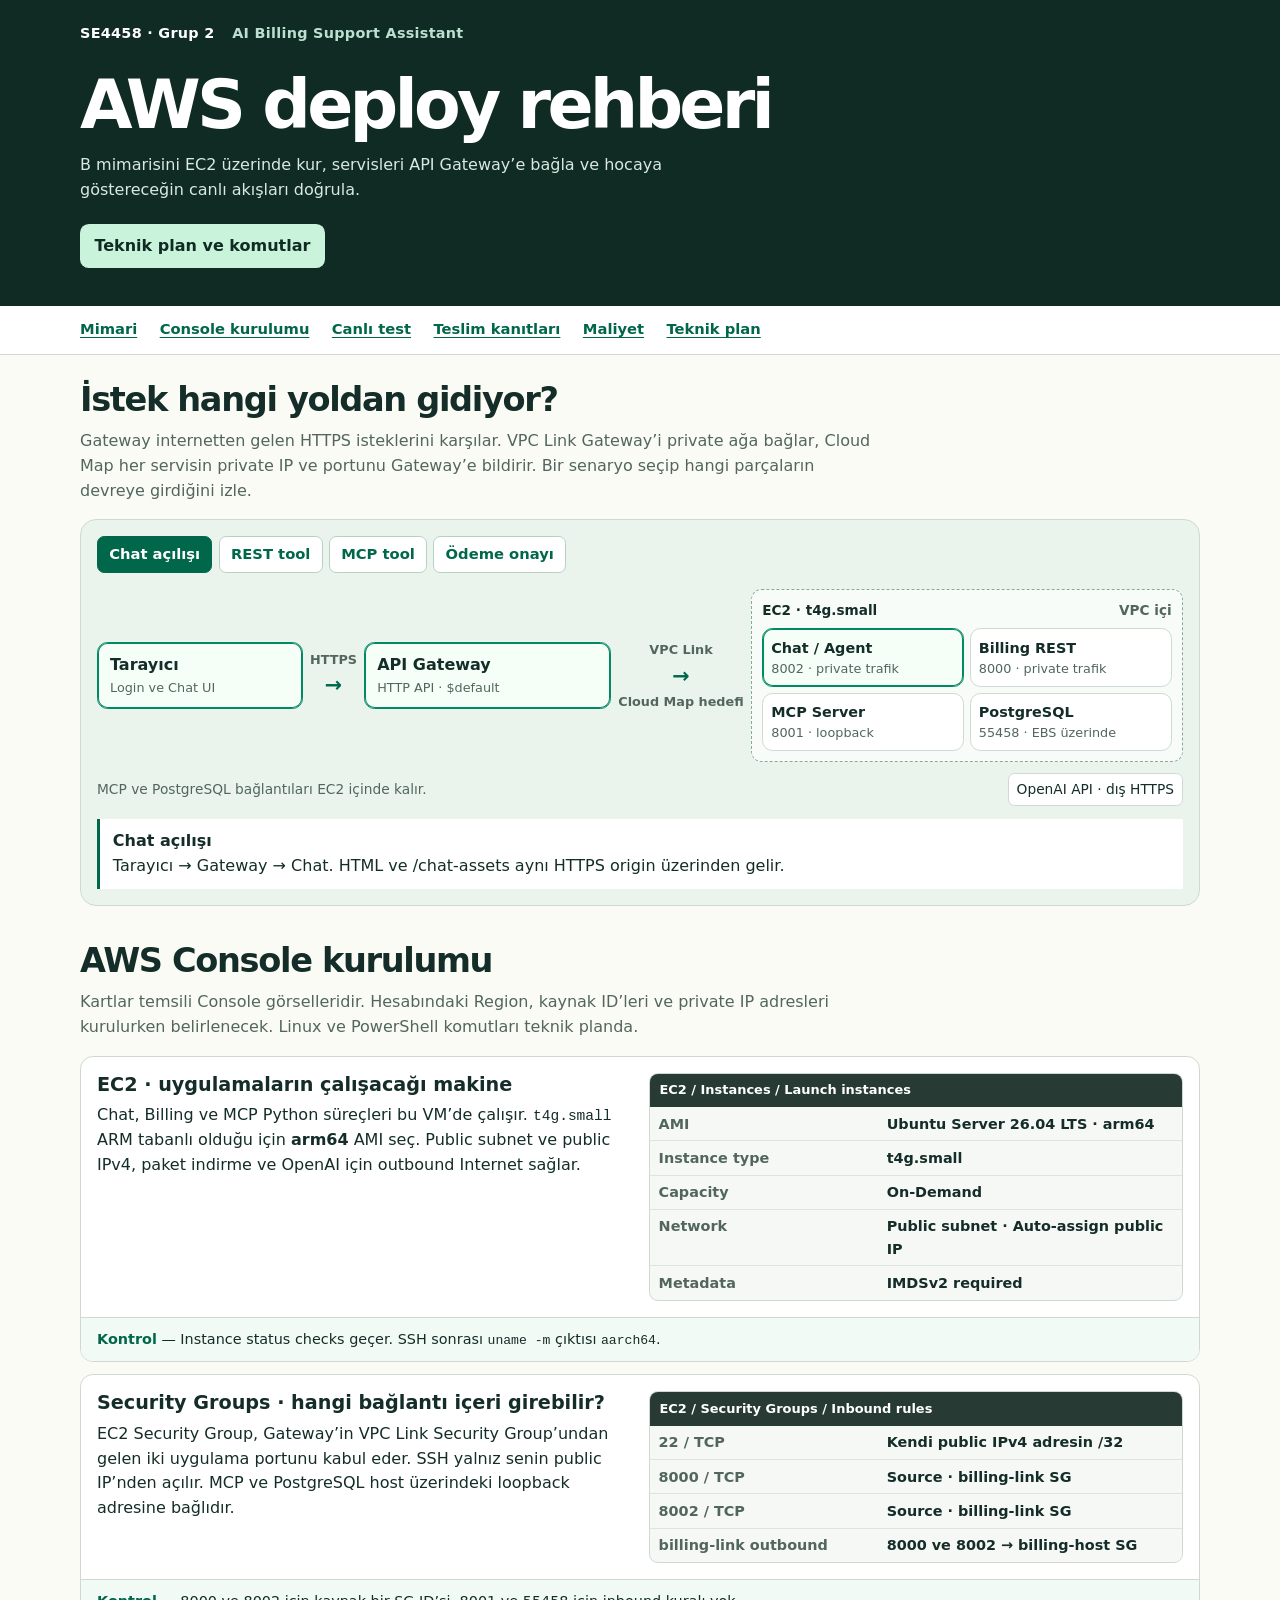
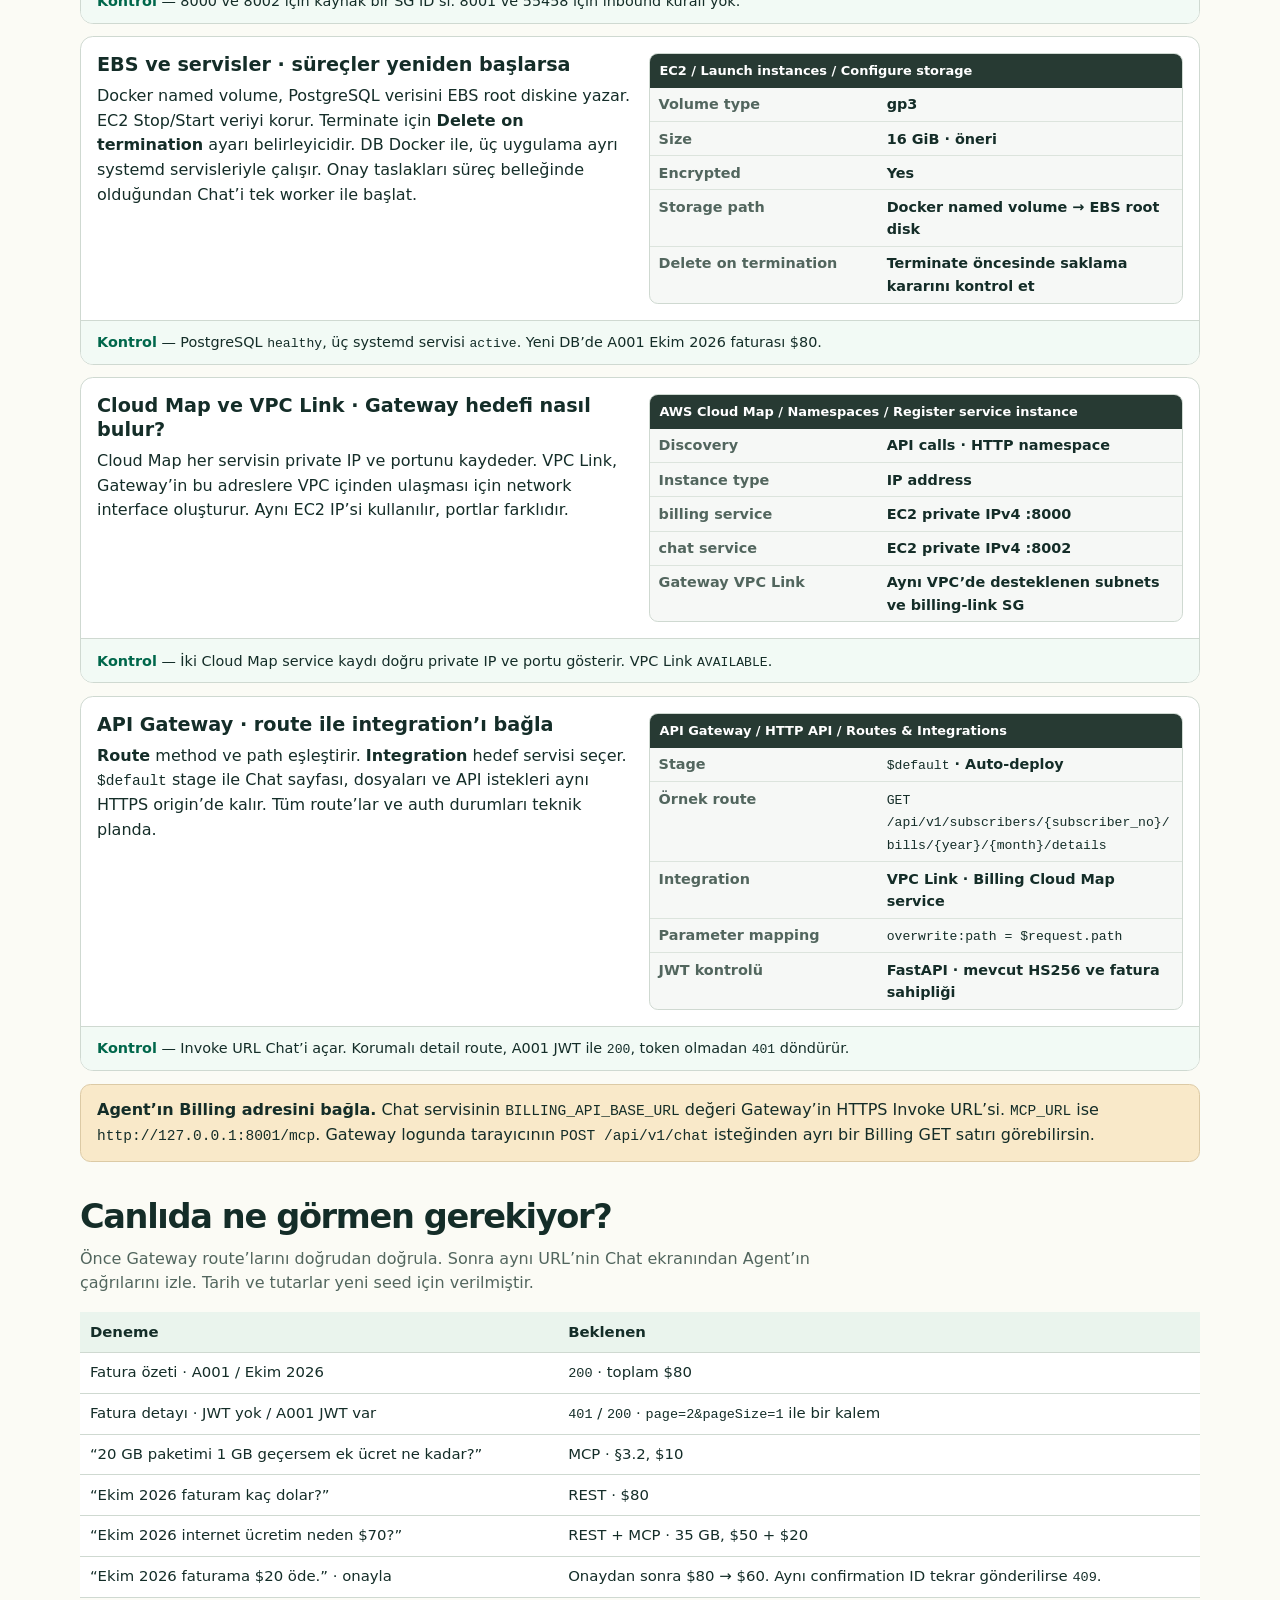
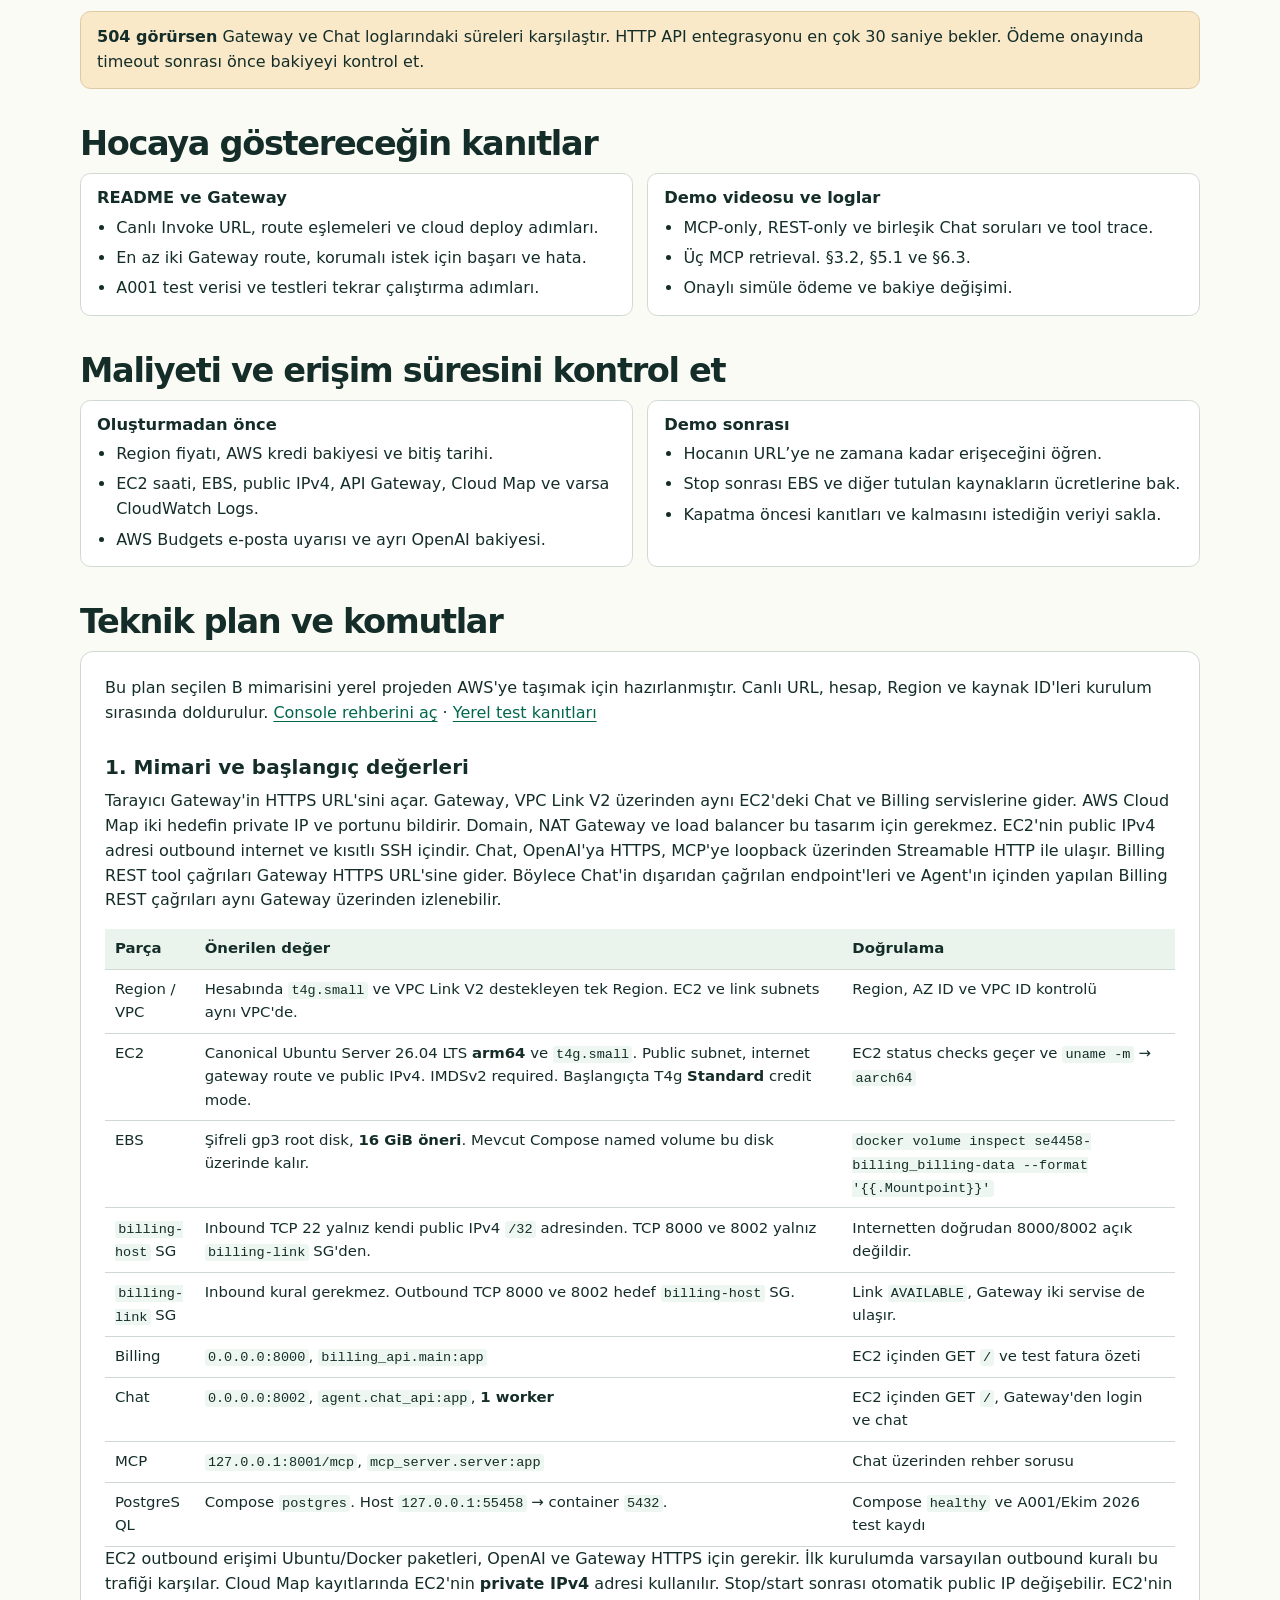
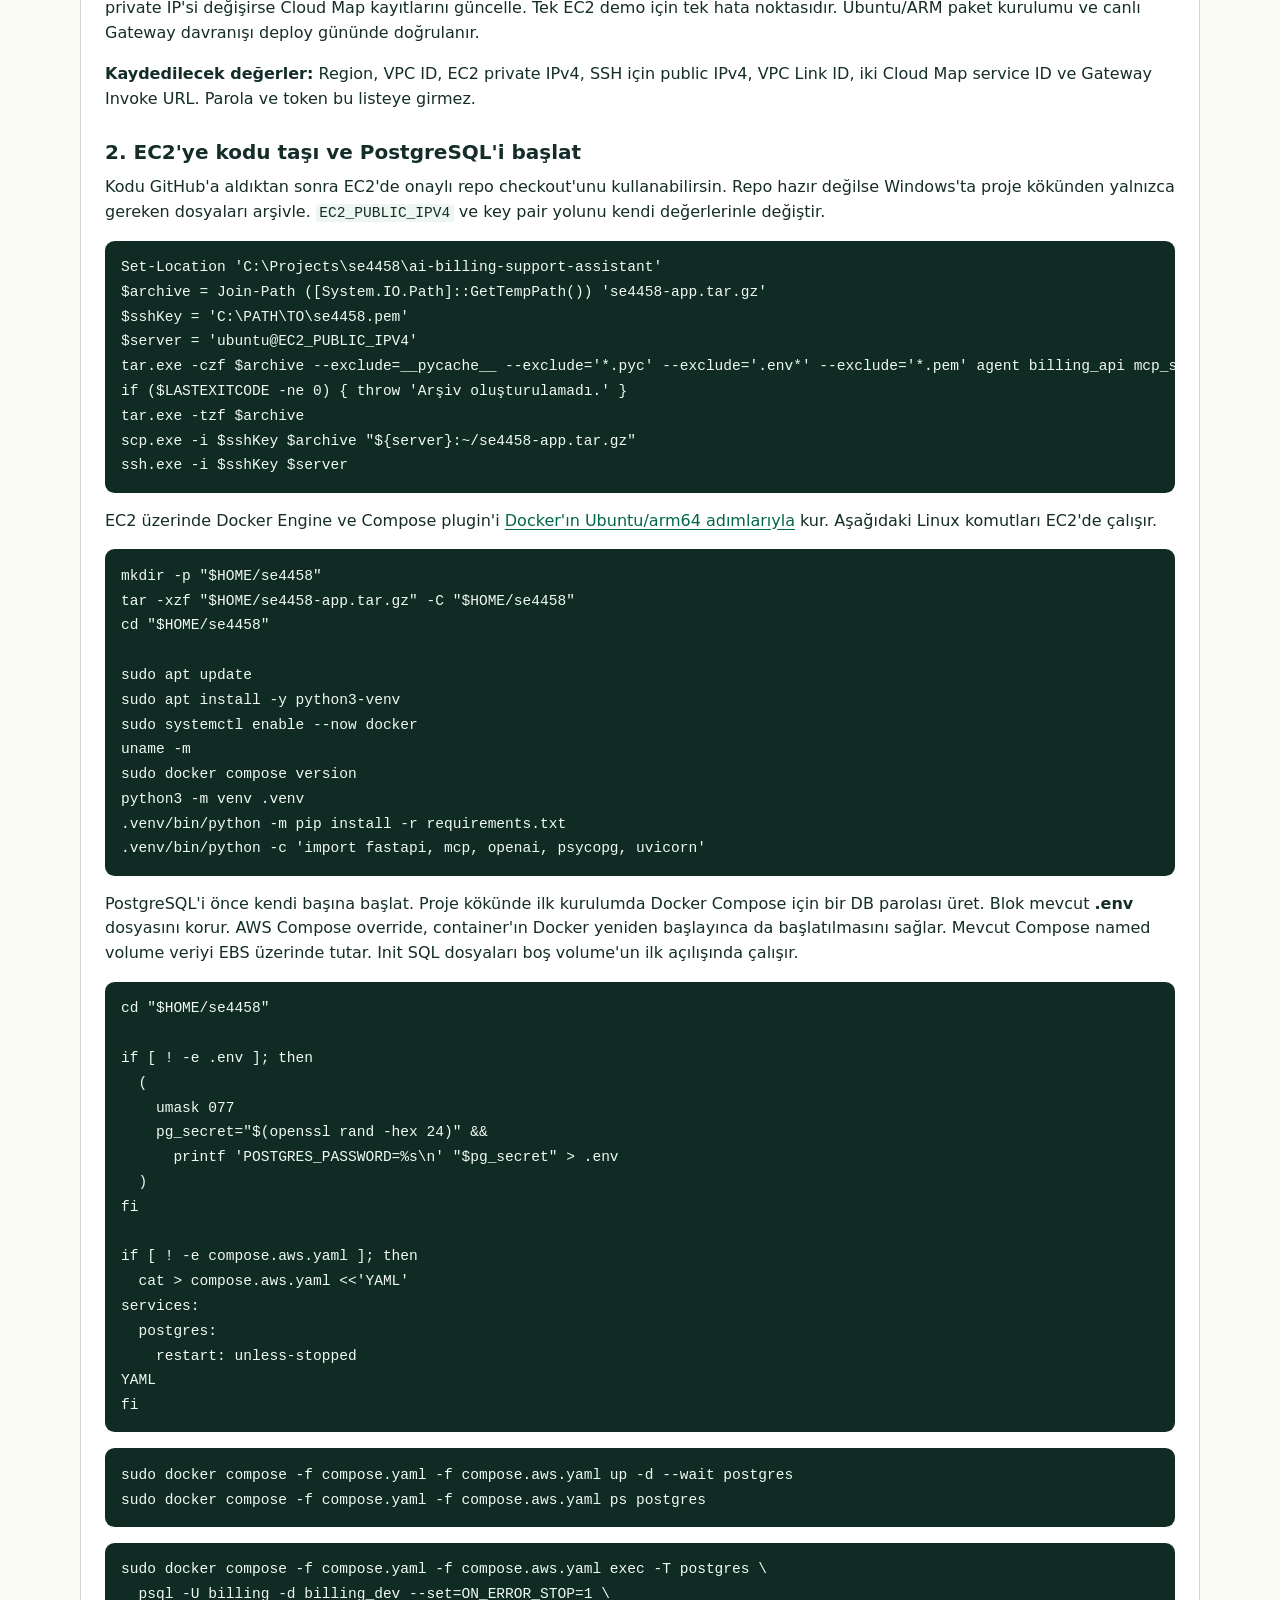
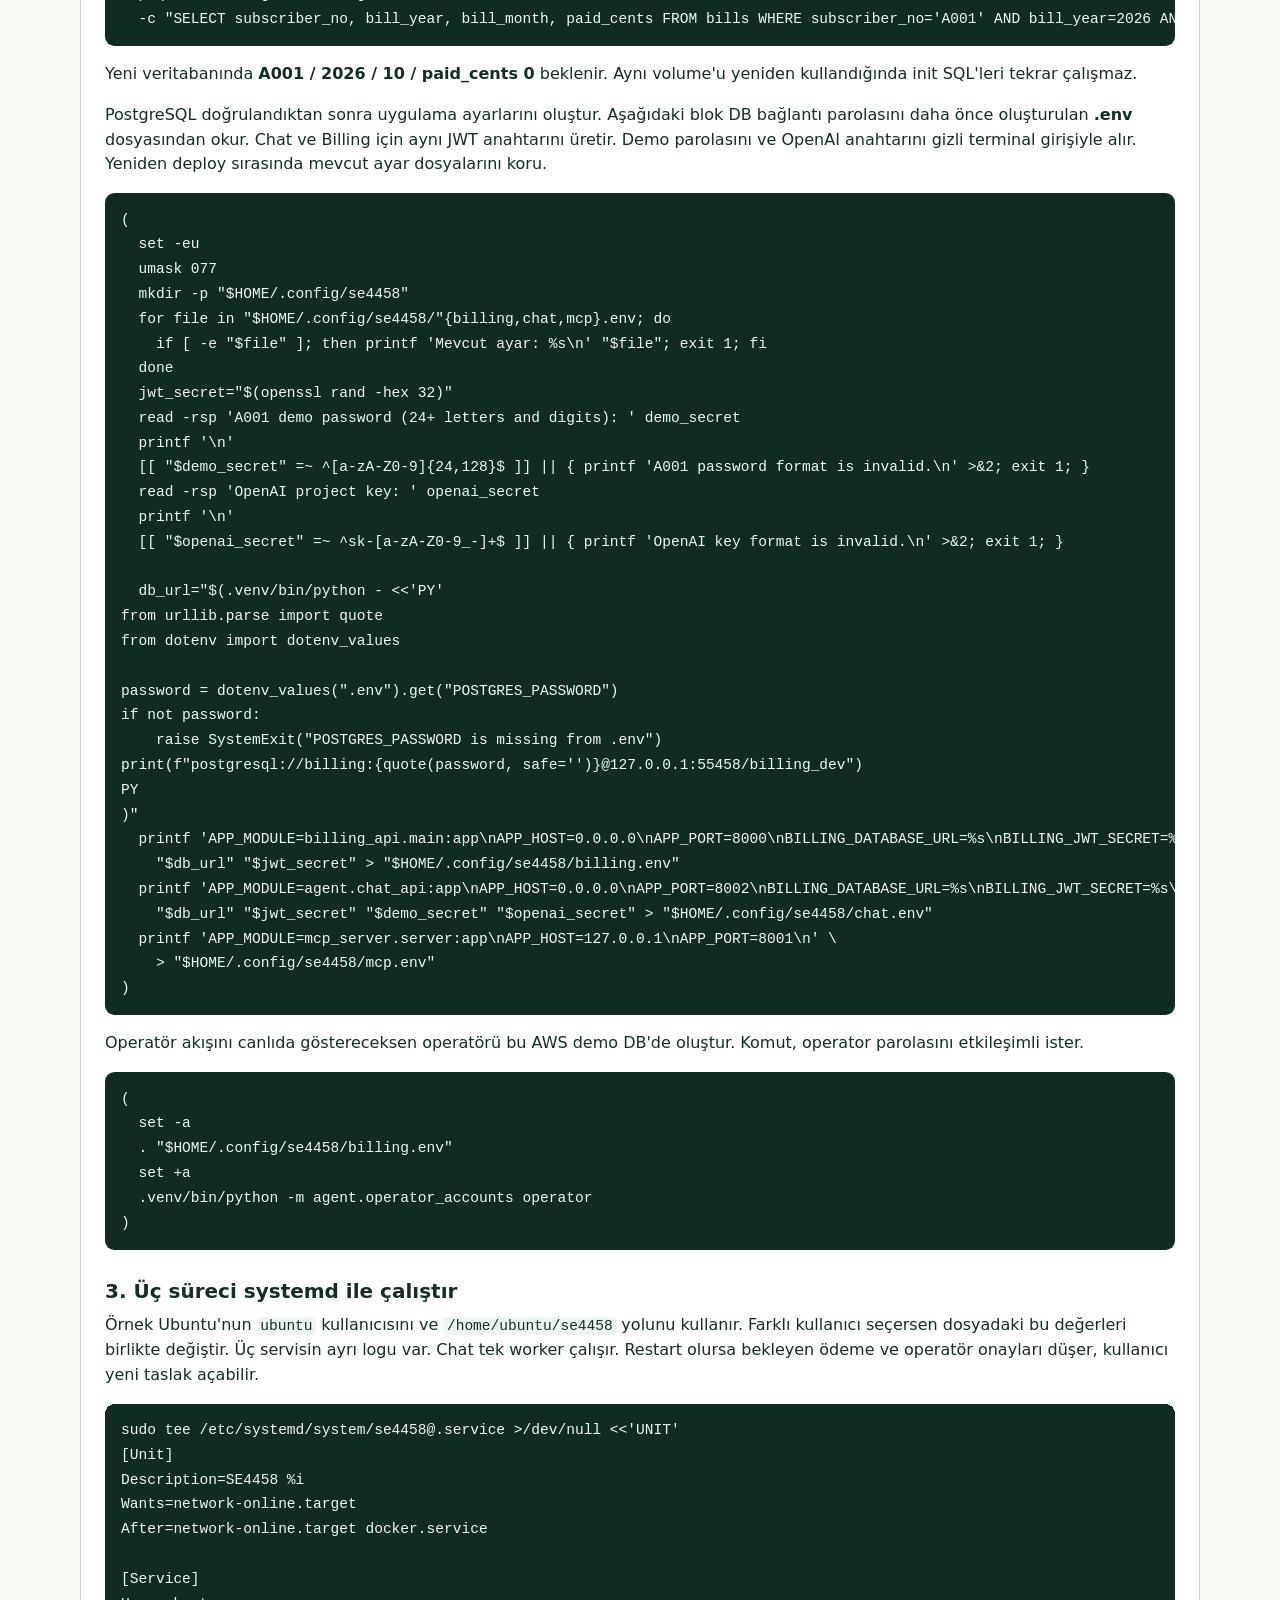
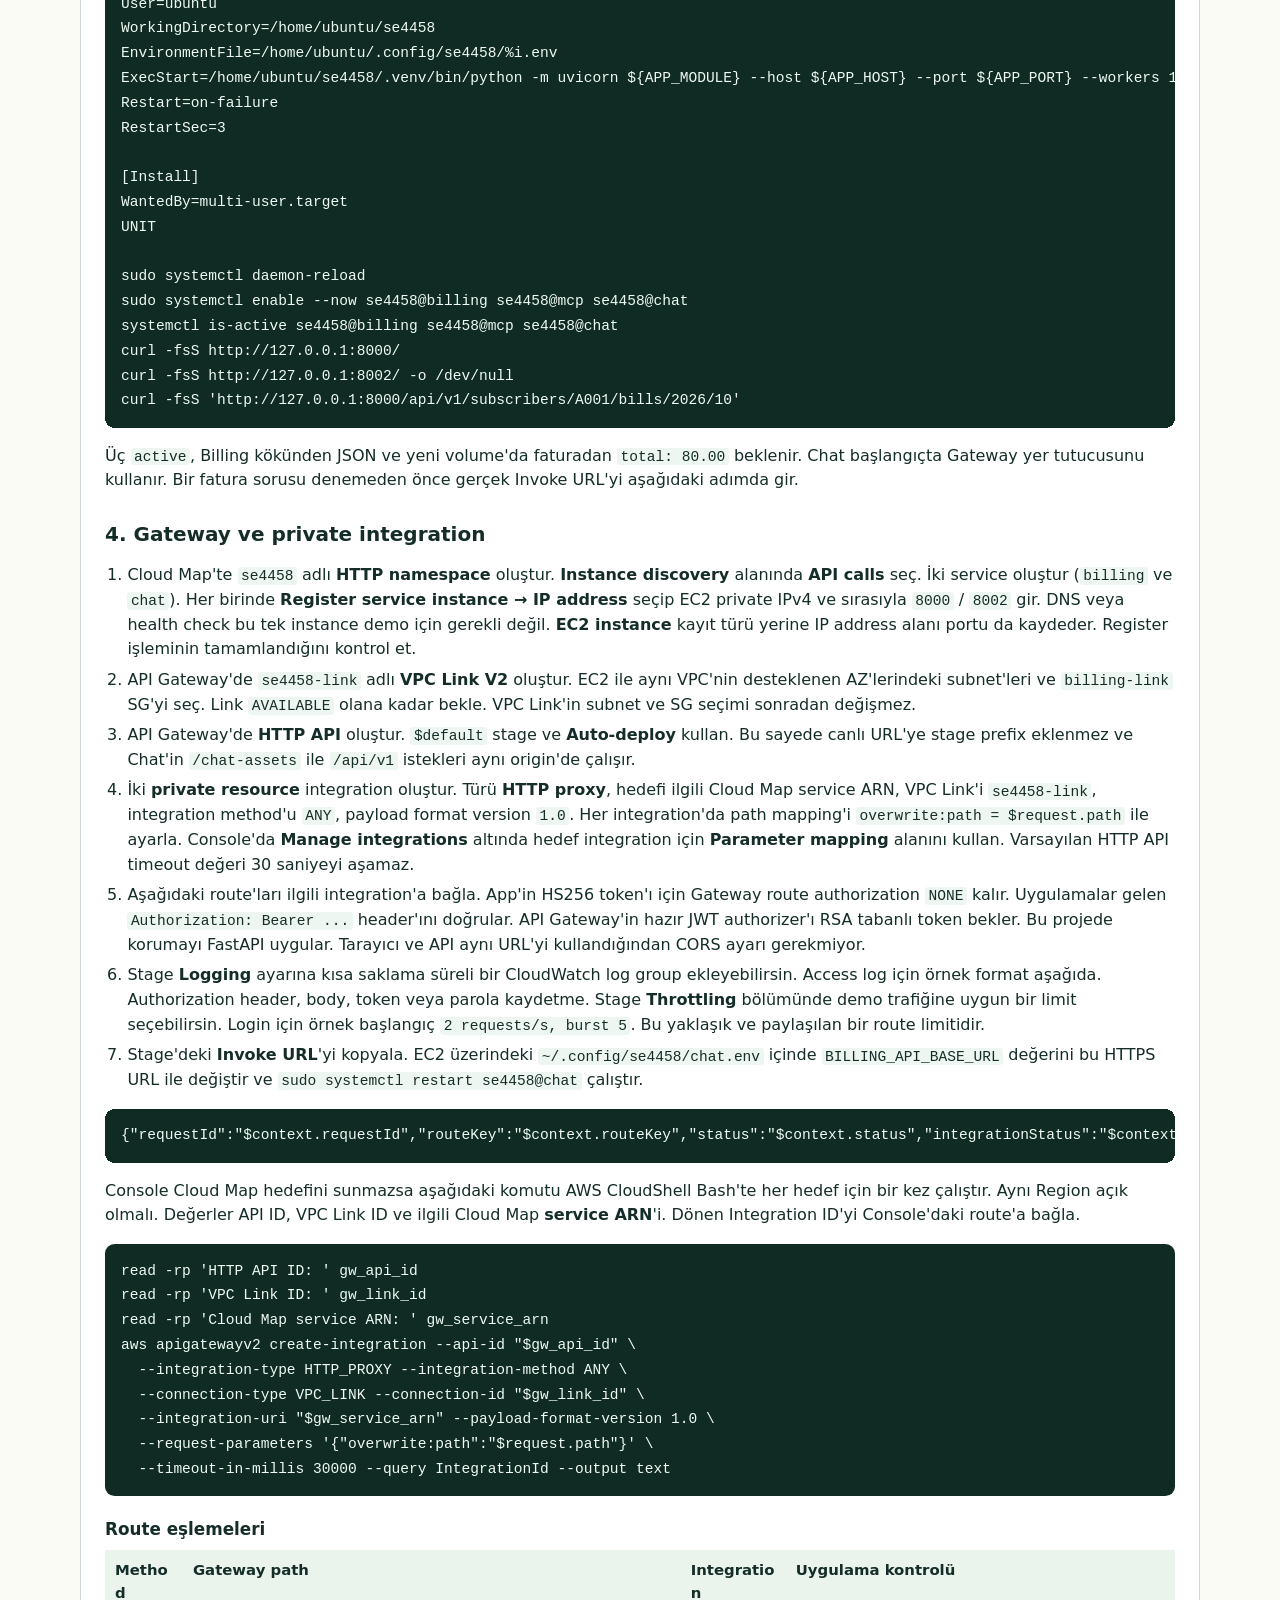
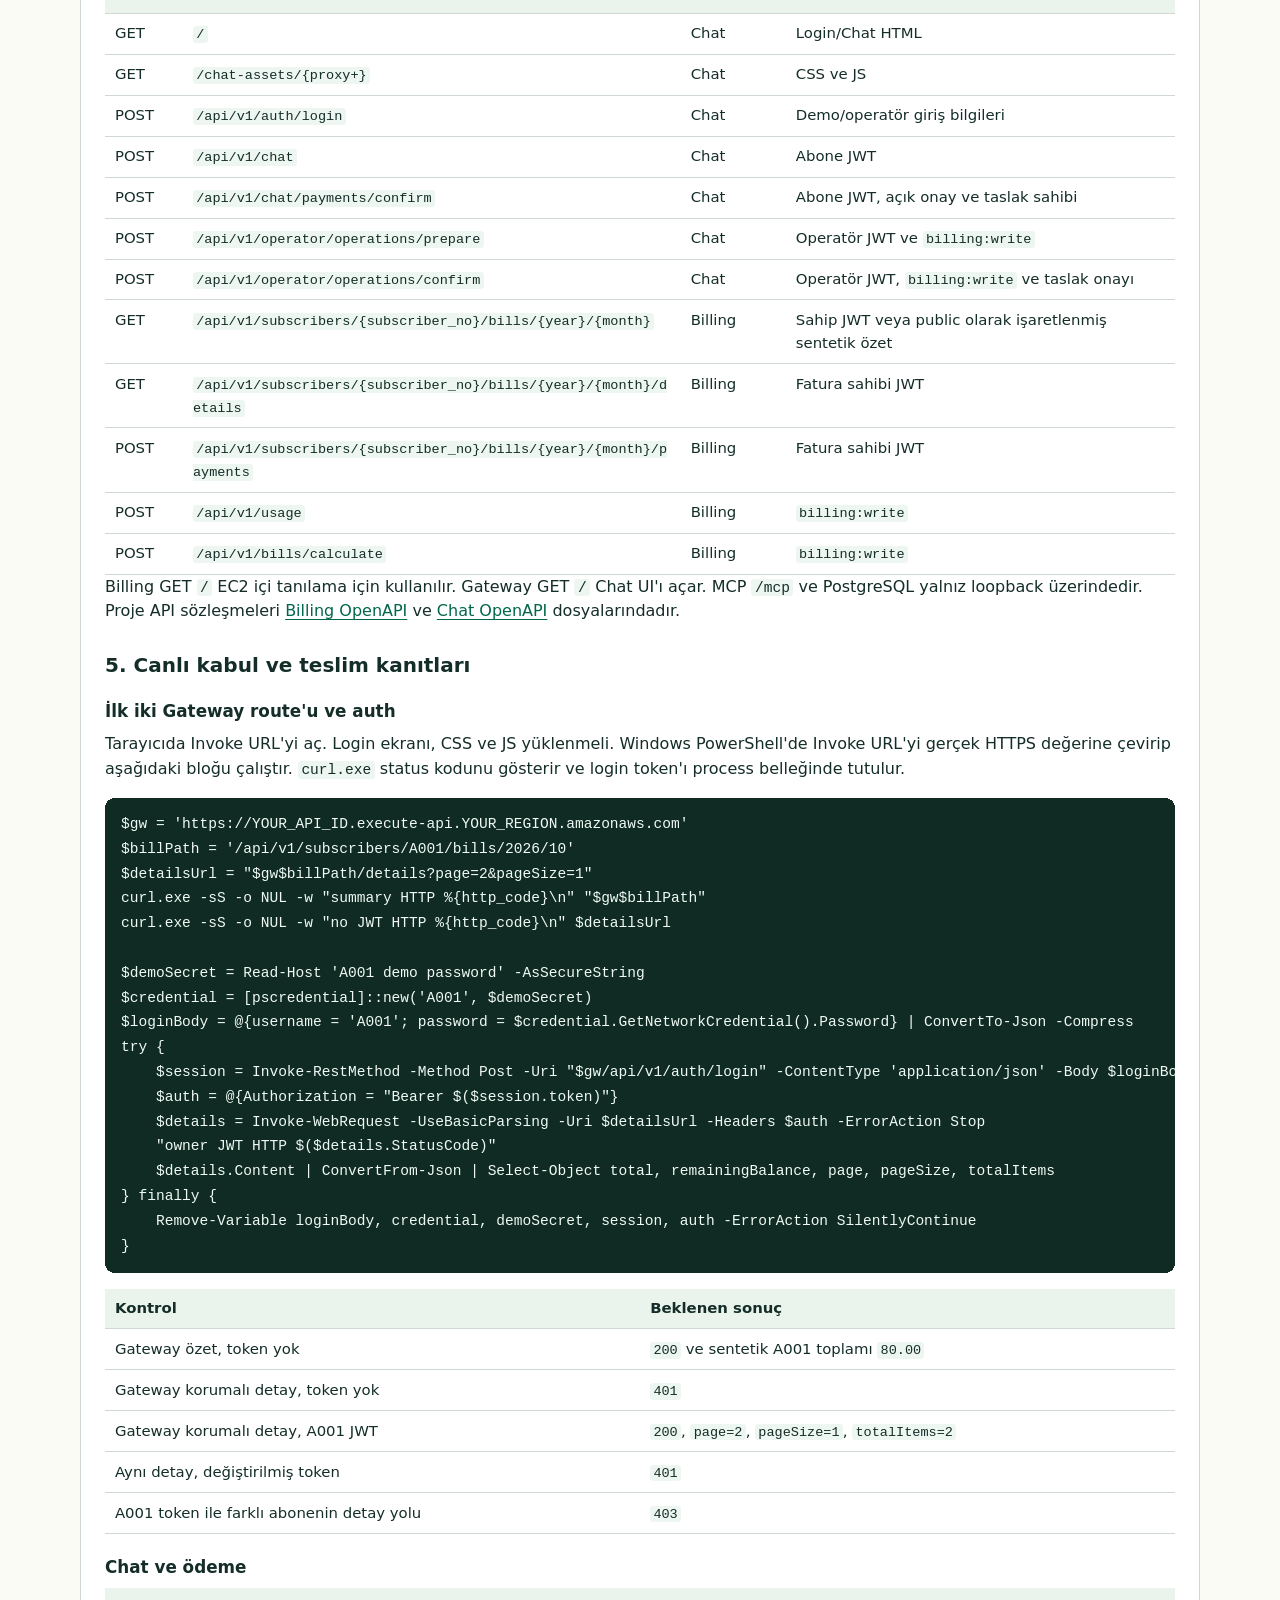
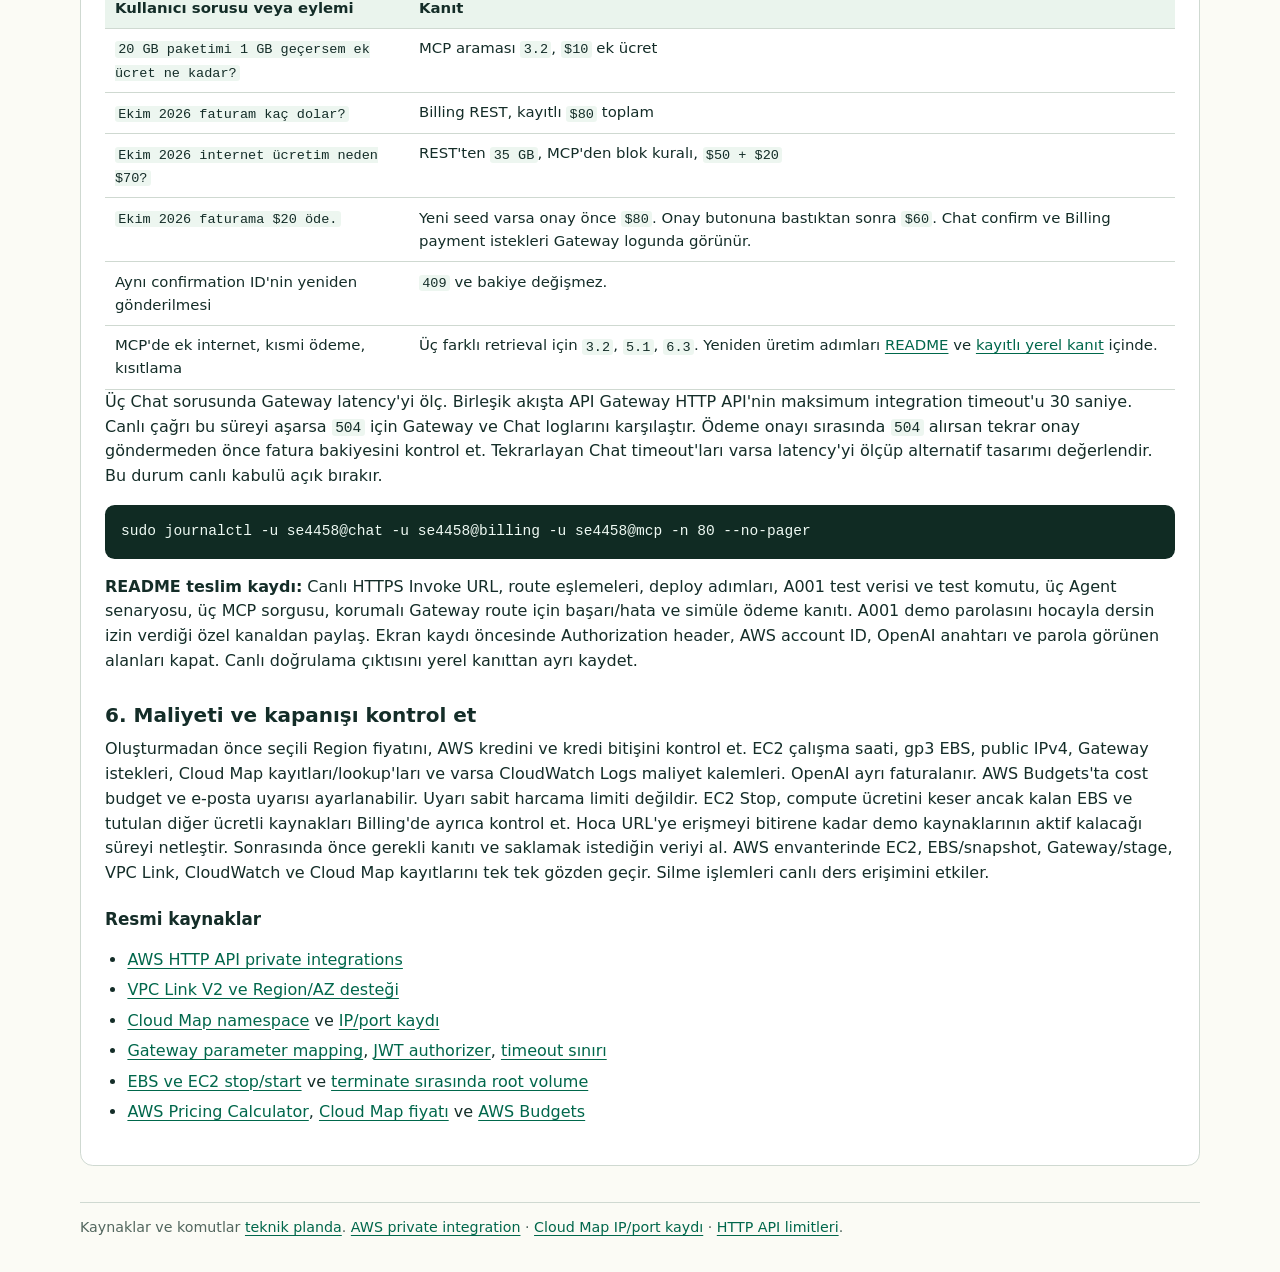
<file: docs/AWS_CONSOLE_GUIDE.html>
<!doctype html>
<html lang="tr">
<head>
<meta charset="utf-8">
<meta name="viewport" content="width=device-width, initial-scale=1">
<title>AWS Deploy Rehberi · SE4458</title>
<link rel="icon" href="data:,">
<style>
:root{--ink:#142d28;--muted:#52665e;--green:#00674b;--mint:#d9f3e7;--paper:#fbfbf5;--white:#fff;--line:#cfd9d1;--amber:#f9e9c9;--dark:#102b23}
*{box-sizing:border-box}
html{scroll-behavior:smooth}
body{margin:0;background:var(--paper);color:var(--ink);font:1rem/1.55 "Segoe UI",system-ui,sans-serif}
a{color:var(--green);text-underline-offset:.2em}
a:focus-visible,button:focus-visible,summary:focus-visible{outline:3px solid #007f63;outline-offset:3px}
code{font:500 .91em/1.5 ui-monospace,"Cascadia Code",monospace;overflow-wrap:anywhere}
.wrap{width:min(1120px,calc(100% - 3rem));margin-inline:auto}
header{background:var(--dark);color:#fff;padding:1.35rem 0 2.35rem}
header a{color:#b9f5d7}
.brand{display:flex;flex-wrap:wrap;column-gap:1.1rem;align-items:center;font-size:.9rem;font-weight:650;color:#bce0d0;letter-spacing:.02em}
.brand span:first-child{color:#fff}
h1,h2,h3,p{margin-top:0}
h1{font-size:clamp(2.15rem,6vw,4.25rem);line-height:1.04;letter-spacing:-.055em;margin:1.6rem 0 .8rem}
h2{font-size:clamp(1.55rem,3.4vw,2.1rem);line-height:1.1;letter-spacing:-.04em;margin-bottom:.65rem}
h3{line-height:1.25}
header p{max-width:43rem;color:#d9e9e1;margin-bottom:1.35rem}
.button-link{display:inline-block;padding:.6rem .9rem;border-radius:.55rem;background:#c9f3da;color:var(--dark);font-weight:700;text-decoration:none}
nav{background:var(--white);border-bottom:1px solid var(--line)}
nav .wrap{display:flex;gap:.5rem 1.4rem;flex-wrap:wrap;padding-block:.78rem}
nav a{font-size:.92rem;font-weight:650}
main{padding-block:1.7rem 3rem}
section{margin-bottom:2.3rem;scroll-margin-top:1rem}
.subtitle{max-width:50rem;color:var(--muted);margin-bottom:1rem}
.flow{padding:1rem;background:#eaf4ed;border:1px solid var(--line);border-radius:1rem}
.scene-controls{display:flex;gap:.4rem;flex-wrap:wrap;margin-bottom:1rem}
button{font:inherit;color:var(--green);cursor:pointer;background:#fff;border:1px solid #b6d0c3;border-radius:.45rem;padding:.36rem .7rem;font-size:.92rem;font-weight:670}
button[aria-pressed="true"]{background:var(--green);border-color:var(--green);color:#fff}
.topology{display:grid;grid-template-columns:minmax(0,1fr) auto minmax(0,1.2fr) auto minmax(0,2.1fr);gap:.45rem;align-items:center}
.node{background:var(--white);border:1px solid var(--line);border-radius:.65rem;padding:.65rem .75rem}
.node strong,.node small{display:block}
.node small,.arrow small{color:var(--muted);font-size:.8rem}
.arrow{color:var(--green);text-align:center;font-size:1.3rem;font-weight:800}
.arrow small{display:block;font-weight:650}
.host{padding:.65rem;border:1px dashed #86aa96;border-radius:.65rem;background:#f8fcf9}
.host-title{display:flex;justify-content:space-between;gap:.4rem;font-size:.85rem;font-weight:750;margin-bottom:.45rem}
.host-title span:last-child{color:var(--muted);font-weight:600}
.apps{display:grid;grid-template-columns:1fr 1fr;gap:.35rem}
.apps .node{font-size:.9rem;padding:.45rem .5rem}
.topology [data-node].active{border-color:#008963;box-shadow:inset 0 0 0 1px #008963;background:#f5fff8}
.external{display:flex;justify-content:space-between;align-items:center;gap:1rem;margin-top:.65rem;color:var(--muted);font-size:.86rem}
.external span:last-child{padding:.3rem .5rem;border:1px solid var(--line);background:#fff;border-radius:.4rem;color:var(--ink)}
.trace{margin:.8rem 0 0;padding:.65rem .8rem;border-left:3px solid var(--green);background:#fff;min-height:3.1rem}
.trace strong{display:block}
.caption{color:var(--muted);font-size:.86rem;margin:.55rem 0 0}
.steps{display:grid;gap:.8rem}
.card{background:var(--white);border:1px solid var(--line);border-radius:.8rem;overflow:hidden}
.card-body{display:grid;grid-template-columns:minmax(0,1fr) minmax(0,1fr);gap:1.1rem;padding:1rem}
.card h3{margin:0 0 .4rem;font-size:1.2rem}
.card p:last-child{margin-bottom:0}
.console{border:1px solid var(--line);border-radius:.55rem;background:#f6f8f6;font-size:.9rem;align-self:start;overflow:hidden}
.console .crumb{background:#273a33;color:#fff;display:block;padding:.42rem .6rem;font-weight:600;font-size:.81rem}
.console dl{display:grid;grid-template-columns:minmax(0,.9fr) minmax(0,1.2fr);margin:0}
.console dt,.console dd{margin:0;padding:.34rem .55rem;border-bottom:1px solid #dce4dd;overflow-wrap:anywhere}
.console dt{color:var(--muted);font-weight:650}
.console dd{font-weight:600}
.console dl > :nth-last-child(-n+2){border-bottom:0}
.console ul{margin:.5rem 0;padding:0 .65rem 0 1.65rem}
.result{padding:.64rem 1rem;border-top:1px solid var(--line);background:#f2faf5;font-size:.9rem;margin:0}
.result strong{color:var(--green)}
.callout{padding:.85rem 1rem;background:var(--amber);border:1px solid #dccaa5;border-radius:.65rem;margin-block:.8rem}
.callout p{margin:0}
 table{width:100%;border-collapse:collapse;background:#fff;font-size:.93rem}
 th,td{padding:.52rem .62rem;border-bottom:1px solid var(--line);text-align:left;vertical-align:top;overflow-wrap:anywhere}
 th{background:#eaf4ed}
 .two{display:grid;grid-template-columns:1fr 1fr;gap:.9rem}
 .mini{background:#fff;border:1px solid var(--line);border-radius:.65rem;padding:.85rem 1rem}
 .mini h3{margin:0 0 .45rem;font-size:1.02rem}
 .mini ul{padding-left:1.2rem;margin:0}
 .mini li + li{margin-top:.35rem}
 address{font-style:normal;color:var(--muted)}
 footer{padding-top:.8rem;border-top:1px solid var(--line);font-size:.89rem;color:var(--muted)}
 @media(max-width:760px){.wrap{width:calc(100% - 1.5rem)}.topology{grid-template-columns:1fr}.arrow{font-size:0}.arrow::after{content:"↓";font-size:1.2rem}.arrow small{display:inline;margin-right:.3rem}.card-body,.two{grid-template-columns:1fr}.external{gap:.35rem;align-items:flex-start;flex-direction:column}.host-title{flex-wrap:wrap}}
 @media(prefers-reduced-motion:reduce){html{scroll-behavior:auto}}
 @media print{header{background:#fff;color:#142d28;border-bottom:1px solid #999}header p,.brand,.brand span:first-child{color:#142d28}.button-link,nav,.scene-controls{display:none}.wrap{width:100%}.card,.flow,.mini{break-inside:avoid}.console .crumb{background:#eee;color:#142d28}}
.technical-plan{background:var(--white);border:1px solid var(--line);border-radius:.8rem;padding:clamp(.85rem,3vw,1.5rem);min-width:0}
.technical-plan h3{margin:1.8rem 0 .6rem;font-size:1.25rem}
.technical-plan h4{margin:1.25rem 0 .5rem;font-size:1.05rem}
.technical-plan ol,.technical-plan ul{padding-left:1.4rem}
.technical-plan li + li{margin-top:.35rem}
.technical-plan pre{background:var(--dark);color:#effaf4;border-radius:.6rem;padding:.9rem 1rem;overflow:auto;max-width:100%;margin-block:1rem;line-height:1.55}
.technical-plan pre:focus-visible{outline:3px solid #007f63;outline-offset:3px}
.technical-plan pre code{overflow-wrap:normal;font-weight:400}
.technical-plan :not(pre)>code{background:#edf6f0;border-radius:.2rem;padding:.06em .24em}
.technical-plan p:last-child{margin-bottom:0}
@media print{.technical-plan pre{background:#f4f4f4;color:#111;white-space:pre-wrap;overflow-wrap:anywhere}}
</style>
</head>
<body>
<header>
  <div class="wrap">
    <div class="brand"><span>SE4458 · Grup 2</span><span>AI Billing Support Assistant</span></div>
    <h1>AWS deploy rehberi</h1>
    <p>B mimarisini EC2 üzerinde kur, servisleri API Gateway’e bağla ve hocaya göstereceğin canlı akışları doğrula.</p>
    <a class="button-link" href="#teknik-plan">Teknik plan ve komutlar</a>
  </div>
</header>
<nav aria-label="Rehber bölümleri">
  <div class="wrap">
    <a href="#mimari">Mimari</a><a href="#kurulum">Console kurulumu</a><a href="#test">Canlı test</a><a href="#teslim">Teslim kanıtları</a><a href="#maliyet">Maliyet</a><a href="#teknik-plan">Teknik plan</a>
  </div>
</nav>
<main class="wrap">
  <section id="mimari" aria-labelledby="mimari-title">
    <h2 id="mimari-title">İstek hangi yoldan gidiyor?</h2>
    <p class="subtitle">Gateway internetten gelen HTTPS isteklerini karşılar. VPC Link Gateway’i private ağa bağlar, Cloud Map her servisin private IP ve portunu Gateway’e bildirir. Bir senaryo seçip hangi parçaların devreye girdiğini izle.</p>
    <div class="flow">
      <div class="scene-controls" role="group" aria-label="İstek senaryoları">
        <button type="button" data-scene="chat" aria-pressed="true">Chat açılışı</button>
        <button type="button" data-scene="rest" aria-pressed="false">REST tool</button>
        <button type="button" data-scene="mcp" aria-pressed="false">MCP tool</button>
        <button type="button" data-scene="payment" aria-pressed="false">Ödeme onayı</button>
      </div>
      <div class="topology" role="group" aria-label="Tarayıcıdan AWS içindeki servislere bağlantılar">
        <div class="node active" data-node="browser"><strong>Tarayıcı</strong><small>Login ve Chat UI</small></div>
        <div class="arrow"><small>HTTPS</small><span aria-hidden="true">→</span></div>
        <div class="node active" data-node="gateway"><strong>API Gateway</strong><small>HTTP API · $default</small></div>
        <div class="arrow"><small>VPC Link</small><span aria-hidden="true">→</span><small>Cloud Map hedefi</small></div>
        <div class="host">
          <div class="host-title"><span>EC2 · t4g.small</span><span>VPC içi</span></div>
          <div class="apps">
            <div class="node active" data-node="chat"><strong>Chat / Agent</strong><small>8002 · private trafik</small></div>
            <div class="node" data-node="billing"><strong>Billing REST</strong><small>8000 · private trafik</small></div>
            <div class="node" data-node="mcp"><strong>MCP Server</strong><small>8001 · loopback</small></div>
            <div class="node" data-node="db"><strong>PostgreSQL</strong><small>55458 · EBS üzerinde</small></div>
          </div>
        </div>
      </div>
      <div class="external"><span>MCP ve PostgreSQL bağlantıları EC2 içinde kalır.</span><span class="node" data-node="llm">OpenAI API · dış HTTPS</span></div>
      <p id="trace" class="trace" aria-live="polite"><strong>Chat açılışı</strong><span>Tarayıcı → Gateway → Chat. HTML ve /chat-assets aynı HTTPS origin üzerinden gelir.</span></p>
    </div>
  </section>

  <section id="kurulum" aria-labelledby="kurulum-title">
    <h2 id="kurulum-title">AWS Console kurulumu</h2>
    <p class="subtitle">Kartlar temsili Console görselleridir. Hesabındaki Region, kaynak ID’leri ve private IP adresleri kurulurken belirlenecek. Linux ve PowerShell komutları teknik planda.</p>
    <div class="steps">
      <article class="card" id="ec2">
        <div class="card-body">
          <div><h3>EC2 · uygulamaların çalışacağı makine</h3><p>Chat, Billing ve MCP Python süreçleri bu VM’de çalışır. <code>t4g.small</code> ARM tabanlı olduğu için <strong>arm64</strong> AMI seç. Public subnet ve public IPv4, paket indirme ve OpenAI için outbound Internet sağlar.</p></div>
          <div class="console"><span class="crumb">EC2 / Instances / Launch instances</span><dl>
            <dt>AMI</dt><dd>Ubuntu Server 26.04 LTS · arm64</dd>
            <dt>Instance type</dt><dd>t4g.small</dd>
            <dt>Capacity</dt><dd>On-Demand</dd>
            <dt>Network</dt><dd>Public subnet · Auto-assign public IP</dd>
            <dt>Metadata</dt><dd>IMDSv2 required</dd>
          </dl></div>
        </div>
        <p class="result"><strong>Kontrol</strong> — Instance status checks geçer. SSH sonrası <code>uname -m</code> çıktısı <code>aarch64</code>.</p>
      </article>

      <article class="card" id="security">
        <div class="card-body">
          <div><h3>Security Groups · hangi bağlantı içeri girebilir?</h3><p>EC2 Security Group, Gateway’in VPC Link Security Group’undan gelen iki uygulama portunu kabul eder. SSH yalnız senin public IP’nden açılır. MCP ve PostgreSQL host üzerindeki loopback adresine bağlıdır.</p></div>
          <div class="console"><span class="crumb">EC2 / Security Groups / Inbound rules</span><dl>
            <dt>22 / TCP</dt><dd>Kendi public IPv4 adresin /32</dd>
            <dt>8000 / TCP</dt><dd>Source · billing-link SG</dd>
            <dt>8002 / TCP</dt><dd>Source · billing-link SG</dd>
            <dt>billing-link outbound</dt><dd>8000 ve 8002 → billing-host SG</dd>
          </dl></div>
        </div>
        <p class="result"><strong>Kontrol</strong> — 8000 ve 8002 için kaynak bir SG ID’si. 8001 ve 55458 için inbound kuralı yok.</p>
      </article>

      <article class="card" id="ebs">
        <div class="card-body">
          <div><h3>EBS ve servisler · süreçler yeniden başlarsa</h3><p>Docker named volume, PostgreSQL verisini EBS root diskine yazar. EC2 Stop/Start veriyi korur. Terminate için <strong>Delete on termination</strong> ayarı belirleyicidir. DB Docker ile, üç uygulama ayrı systemd servisleriyle çalışır. Onay taslakları süreç belleğinde olduğundan Chat’i tek worker ile başlat.</p></div>
          <div class="console"><span class="crumb">EC2 / Launch instances / Configure storage</span><dl>
            <dt>Volume type</dt><dd>gp3</dd><dt>Size</dt><dd>16 GiB · öneri</dd>
            <dt>Encrypted</dt><dd>Yes</dd><dt>Storage path</dt><dd>Docker named volume → EBS root disk</dd>
            <dt>Delete on termination</dt><dd>Terminate öncesinde saklama kararını kontrol et</dd>
          </dl></div>
        </div>
        <p class="result"><strong>Kontrol</strong> — PostgreSQL <code>healthy</code>, üç systemd servisi <code>active</code>. Yeni DB’de A001 Ekim 2026 faturası $80.</p>
      </article>

      <article class="card" id="cloud-map">
        <div class="card-body">
          <div><h3>Cloud Map ve VPC Link · Gateway hedefi nasıl bulur?</h3><p>Cloud Map her servisin private IP ve portunu kaydeder. VPC Link, Gateway’in bu adreslere VPC içinden ulaşması için network interface oluşturur. Aynı EC2 IP’si kullanılır, portlar farklıdır.</p></div>
          <div class="console"><span class="crumb">AWS Cloud Map / Namespaces / Register service instance</span><dl>
            <dt>Discovery</dt><dd>API calls · HTTP namespace</dd>
            <dt>Instance type</dt><dd>IP address</dd>
            <dt>billing service</dt><dd>EC2 private IPv4 :8000</dd>
            <dt>chat service</dt><dd>EC2 private IPv4 :8002</dd>
            <dt>Gateway VPC Link</dt><dd>Aynı VPC’de desteklenen subnets ve billing-link SG</dd>
          </dl></div>
        </div>
        <p class="result"><strong>Kontrol</strong> — İki Cloud Map service kaydı doğru private IP ve portu gösterir. VPC Link <code>AVAILABLE</code>.</p>
      </article>

      <article class="card" id="gateway">
        <div class="card-body">
          <div><h3>API Gateway · route ile integration’ı bağla</h3><p><strong>Route</strong> method ve path eşleştirir. <strong>Integration</strong> hedef servisi seçer. <code>$default</code> stage ile Chat sayfası, dosyaları ve API istekleri aynı HTTPS origin’de kalır. Tüm route’lar ve auth durumları teknik planda.</p></div>
          <div class="console"><span class="crumb">API Gateway / HTTP API / Routes &amp; Integrations</span><dl>
            <dt>Stage</dt><dd><code>$default</code> · Auto-deploy</dd>
            <dt>Örnek route</dt><dd><code>GET /api/v1/subscribers/{subscriber_no}/bills/{year}/{month}/details</code></dd>
            <dt>Integration</dt><dd>VPC Link · Billing Cloud Map service</dd>
            <dt>Parameter mapping</dt><dd><code>overwrite:path = $request.path</code></dd>
            <dt>JWT kontrolü</dt><dd>FastAPI · mevcut HS256 ve fatura sahipliği</dd>
          </dl></div>
        </div>
        <p class="result"><strong>Kontrol</strong> — Invoke URL Chat’i açar. Korumalı detail route, A001 JWT ile <code>200</code>, token olmadan <code>401</code> döndürür.</p>
      </article>
    </div>
    <div class="callout"><p><strong>Agent’ın Billing adresini bağla.</strong> Chat servisinin <code>BILLING_API_BASE_URL</code> değeri Gateway’in HTTPS Invoke URL’si. <code>MCP_URL</code> ise <code>http://127.0.0.1:8001/mcp</code>. Gateway logunda tarayıcının <code>POST /api/v1/chat</code> isteğinden ayrı bir Billing GET satırı görebilirsin.</p></div>
  </section>

  <section id="test" aria-labelledby="test-title">
    <h2 id="test-title">Canlıda ne görmen gerekiyor?</h2>
    <p class="subtitle">Önce Gateway route’larını doğrudan doğrula. Sonra aynı URL’nin Chat ekranından Agent’ın çağrılarını izle. Tarih ve tutarlar yeni seed için verilmiştir.</p>
    <table>
      <thead><tr><th scope="col">Deneme</th><th scope="col">Beklenen</th></tr></thead>
      <tbody>
        <tr><td>Fatura özeti · A001 / Ekim 2026</td><td><code>200</code> · toplam $80</td></tr>
        <tr><td>Fatura detayı · JWT yok / A001 JWT var</td><td><code>401</code> / <code>200</code> · <code>page=2&amp;pageSize=1</code> ile bir kalem</td></tr>
        <tr><td>“20 GB paketimi 1 GB geçersem ek ücret ne kadar?”</td><td>MCP · §3.2, $10</td></tr>
        <tr><td>“Ekim 2026 faturam kaç dolar?”</td><td>REST · $80</td></tr>
        <tr><td>“Ekim 2026 internet ücretim neden $70?”</td><td>REST + MCP · 35 GB, $50 + $20</td></tr>
        <tr><td>“Ekim 2026 faturama $20 öde.” · onayla</td><td>Onaydan sonra $80 → $60. Aynı confirmation ID tekrar gönderilirse <code>409</code>.</td></tr>
      </tbody>
    </table>
    <div class="callout"><p><strong>504 görürsen</strong> Gateway ve Chat loglarındaki süreleri karşılaştır. HTTP API entegrasyonu en çok 30 saniye bekler. Ödeme onayında timeout sonrası önce bakiyeyi kontrol et.</p></div>
  </section>

  <section id="teslim" aria-labelledby="teslim-title">
    <h2 id="teslim-title">Hocaya göstereceğin kanıtlar</h2>
    <div class="two">
      <article class="mini"><h3>README ve Gateway</h3><ul><li>Canlı Invoke URL, route eşlemeleri ve cloud deploy adımları.</li><li>En az iki Gateway route, korumalı istek için başarı ve hata.</li><li>A001 test verisi ve testleri tekrar çalıştırma adımları.</li></ul></article>
      <article class="mini"><h3>Demo videosu ve loglar</h3><ul><li>MCP-only, REST-only ve birleşik Chat soruları ve tool trace.</li><li>Üç MCP retrieval. §3.2, §5.1 ve §6.3.</li><li>Onaylı simüle ödeme ve bakiye değişimi.</li></ul></article>
    </div>
  </section>

  <section id="maliyet" aria-labelledby="maliyet-title">
    <h2 id="maliyet-title">Maliyeti ve erişim süresini kontrol et</h2>
    <div class="two">
      <article class="mini"><h3>Oluşturmadan önce</h3><ul><li>Region fiyatı, AWS kredi bakiyesi ve bitiş tarihi.</li><li>EC2 saati, EBS, public IPv4, API Gateway, Cloud Map ve varsa CloudWatch Logs.</li><li>AWS Budgets e-posta uyarısı ve ayrı OpenAI bakiyesi.</li></ul></article>
      <article class="mini"><h3>Demo sonrası</h3><ul><li>Hocanın URL’ye ne zamana kadar erişeceğini öğren.</li><li>Stop sonrası EBS ve diğer tutulan kaynakların ücretlerine bak.</li><li>Kapatma öncesi kanıtları ve kalmasını istediğin veriyi sakla.</li></ul></article>
    </div>
  </section>

  <!-- Rendered from AWS_DEPLOY_PLAN.md -->
  <section id="teknik-plan" aria-labelledby="teknik-plan-baslik" tabindex="-1">
    <h2 id="teknik-plan-baslik">Teknik plan ve komutlar</h2>
    <div class="technical-plan">
<p>Bu plan seçilen B mimarisini yerel projeden AWS&#39;ye taşımak için hazırlanmıştır.
Canlı URL, hesap, Region ve kaynak ID&#39;leri kurulum sırasında doldurulur.
<a href="#mimari">Console rehberini aç</a> · <a href="LOCAL_DEMO_EVIDENCE.md">Yerel test kanıtları</a></p>
<h3>1. Mimari ve başlangıç değerleri</h3>
<p>Tarayıcı Gateway&#39;in HTTPS URL&#39;sini açar. Gateway, VPC Link V2 üzerinden aynı
EC2&#39;deki Chat ve Billing servislerine gider. AWS Cloud Map iki hedefin private IP
ve portunu bildirir. Domain, NAT Gateway ve load balancer bu tasarım için
gerekmez. EC2&#39;nin public IPv4 adresi outbound internet ve kısıtlı SSH içindir.
Chat, OpenAI&#39;ya HTTPS, MCP&#39;ye loopback üzerinden Streamable HTTP ile ulaşır.
Billing REST tool çağrıları Gateway HTTPS URL&#39;sine gider. Böylece Chat&#39;in
dışarıdan çağrılan endpoint&#39;leri ve Agent&#39;ın içinden yapılan Billing REST
çağrıları aynı Gateway üzerinden izlenebilir.</p>
<table>
<thead>
<tr>
<th>Parça</th>
<th>Önerilen değer</th>
<th>Doğrulama</th>
</tr>
</thead>
<tbody><tr>
<td>Region / VPC</td>
<td>Hesabında <code>t4g.small</code> ve VPC Link V2 destekleyen tek Region. EC2 ve link subnets aynı VPC&#39;de.</td>
<td>Region, AZ ID ve VPC ID kontrolü</td>
</tr>
<tr>
<td>EC2</td>
<td>Canonical Ubuntu Server 26.04 LTS <strong>arm64</strong> ve <code>t4g.small</code>. Public subnet, internet gateway route ve public IPv4. IMDSv2 required. Başlangıçta T4g <strong>Standard</strong> credit mode.</td>
<td>EC2 status checks geçer ve <code>uname -m</code> → <code>aarch64</code></td>
</tr>
<tr>
<td>EBS</td>
<td>Şifreli gp3 root disk, <strong>16 GiB öneri</strong>. Mevcut Compose named volume bu disk üzerinde kalır.</td>
<td><code>docker volume inspect se4458-billing_billing-data --format &#39;{{.Mountpoint}}&#39;</code></td>
</tr>
<tr>
<td><code>billing-host</code> SG</td>
<td>Inbound TCP 22 yalnız kendi public IPv4 <code>/32</code> adresinden. TCP 8000 ve 8002 yalnız <code>billing-link</code> SG&#39;den.</td>
<td>Internetten doğrudan 8000/8002 açık değildir.</td>
</tr>
<tr>
<td><code>billing-link</code> SG</td>
<td>Inbound kural gerekmez. Outbound TCP 8000 ve 8002 hedef <code>billing-host</code> SG.</td>
<td>Link <code>AVAILABLE</code>, Gateway iki servise de ulaşır.</td>
</tr>
<tr>
<td>Billing</td>
<td><code>0.0.0.0:8000</code>, <code>billing_api.main:app</code></td>
<td>EC2 içinden GET <code>/</code> ve test fatura özeti</td>
</tr>
<tr>
<td>Chat</td>
<td><code>0.0.0.0:8002</code>, <code>agent.chat_api:app</code>, <strong>1 worker</strong></td>
<td>EC2 içinden GET <code>/</code>, Gateway&#39;den login ve chat</td>
</tr>
<tr>
<td>MCP</td>
<td><code>127.0.0.1:8001/mcp</code>, <code>mcp_server.server:app</code></td>
<td>Chat üzerinden rehber sorusu</td>
</tr>
<tr>
<td>PostgreSQL</td>
<td>Compose <code>postgres</code>. Host <code>127.0.0.1:55458</code> → container <code>5432</code>.</td>
<td>Compose <code>healthy</code> ve A001/Ekim 2026 test kaydı</td>
</tr>
</tbody></table>
<p>EC2 outbound erişimi Ubuntu/Docker paketleri, OpenAI ve Gateway HTTPS için
gerekir. İlk kurulumda varsayılan outbound kuralı bu trafiği karşılar. Cloud
Map kayıtlarında EC2&#39;nin <strong>private IPv4</strong> adresi kullanılır. Stop/start sonrası
otomatik public IP değişebilir. EC2&#39;nin private IP&#39;si değişirse Cloud Map
kayıtlarını güncelle. Tek EC2 demo için tek hata noktasıdır. Ubuntu/ARM
paket kurulumu ve canlı Gateway davranışı deploy gününde doğrulanır.</p>
<p><strong>Kaydedilecek değerler:</strong> Region, VPC ID, EC2 private IPv4, SSH için public IPv4,
VPC Link ID, iki Cloud Map service ID ve Gateway Invoke URL. Parola ve token bu
listeye girmez.</p>
<h3>2. EC2&#39;ye kodu taşı ve PostgreSQL&#39;i başlat</h3>
<p>Kodu GitHub&#39;a aldıktan sonra EC2&#39;de onaylı repo checkout&#39;unu kullanabilirsin.
Repo hazır değilse Windows&#39;ta proje kökünden yalnızca gereken dosyaları arşivle.
<code>EC2_PUBLIC_IPV4</code> ve key pair yolunu kendi değerlerinle değiştir.</p>
<pre tabindex="0"><code class="language-powershell">Set-Location &#39;C:\Projects\se4458\ai-billing-support-assistant&#39;
$archive = Join-Path ([System.IO.Path]::GetTempPath()) &#39;se4458-app.tar.gz&#39;
$sshKey = &#39;C:\PATH\TO\se4458.pem&#39;
$server = &#39;ubuntu@EC2_PUBLIC_IPV4&#39;
tar.exe -czf $archive --exclude=__pycache__ --exclude=&#39;*.pyc&#39; --exclude=&#39;.env*&#39; --exclude=&#39;*.pem&#39; agent billing_api mcp_server requirements.txt compose.yaml
if ($LASTEXITCODE -ne 0) { throw &#39;Arşiv oluşturulamadı.&#39; }
tar.exe -tzf $archive
scp.exe -i $sshKey $archive &quot;${server}:~/se4458-app.tar.gz&quot;
ssh.exe -i $sshKey $server
</code></pre>
<p>EC2 üzerinde Docker Engine ve Compose plugin&#39;i <a href="https://docs.docker.com/engine/install/ubuntu/">Docker&#39;ın Ubuntu/arm64
adımlarıyla</a> kur.
Aşağıdaki Linux komutları EC2&#39;de çalışır.</p>
<pre tabindex="0"><code class="language-bash">mkdir -p &quot;$HOME/se4458&quot;
tar -xzf &quot;$HOME/se4458-app.tar.gz&quot; -C &quot;$HOME/se4458&quot;
cd &quot;$HOME/se4458&quot;

sudo apt update
sudo apt install -y python3-venv
sudo systemctl enable --now docker
uname -m
sudo docker compose version
python3 -m venv .venv
.venv/bin/python -m pip install -r requirements.txt
.venv/bin/python -c &#39;import fastapi, mcp, openai, psycopg, uvicorn&#39;
</code></pre>
<p>PostgreSQL&#39;i önce kendi başına başlat. Proje kökünde ilk kurulumda Docker
Compose için bir DB parolası üret. Blok mevcut <strong>.env</strong> dosyasını korur.
AWS Compose override, container&#39;ın Docker yeniden başlayınca da
başlatılmasını sağlar. Mevcut Compose named volume veriyi EBS üzerinde
tutar. Init SQL dosyaları boş volume&#39;un ilk açılışında çalışır.</p>
<pre tabindex="0"><code class="language-bash">cd &quot;$HOME/se4458&quot;

if [ ! -e .env ]; then
  (
    umask 077
    pg_secret=&quot;$(openssl rand -hex 24)&quot; &amp;&amp;
      printf &#39;POSTGRES_PASSWORD=%s\n&#39; &quot;$pg_secret&quot; &gt; .env
  )
fi

if [ ! -e compose.aws.yaml ]; then
  cat &gt; compose.aws.yaml &lt;&lt;&#39;YAML&#39;
services:
  postgres:
    restart: unless-stopped
YAML
fi
</code></pre>
<pre tabindex="0"><code class="language-bash">sudo docker compose -f compose.yaml -f compose.aws.yaml up -d --wait postgres
sudo docker compose -f compose.yaml -f compose.aws.yaml ps postgres
</code></pre>
<pre tabindex="0"><code class="language-bash">sudo docker compose -f compose.yaml -f compose.aws.yaml exec -T postgres \
  psql -U billing -d billing_dev --set=ON_ERROR_STOP=1 \
  -c &quot;SELECT subscriber_no, bill_year, bill_month, paid_cents FROM bills WHERE subscriber_no=&#39;A001&#39; AND bill_year=2026 AND bill_month=10;&quot;
</code></pre>
<p>Yeni veritabanında <strong>A001 / 2026 / 10 / paid_cents 0</strong> beklenir.
Aynı volume&#39;u yeniden kullandığında init SQL&#39;leri tekrar çalışmaz.</p>
<p>PostgreSQL doğrulandıktan sonra uygulama ayarlarını oluştur.
Aşağıdaki blok DB bağlantı parolasını daha önce oluşturulan <strong>.env</strong>
dosyasından okur. Chat ve Billing için aynı JWT anahtarını üretir.
Demo parolasını ve OpenAI anahtarını gizli terminal girişiyle alır.
Yeniden deploy sırasında mevcut ayar dosyalarını koru.</p>
<pre tabindex="0"><code class="language-bash">(
  set -eu
  umask 077
  mkdir -p &quot;$HOME/.config/se4458&quot;
  for file in &quot;$HOME/.config/se4458/&quot;{billing,chat,mcp}.env; do
    if [ -e &quot;$file&quot; ]; then printf &#39;Mevcut ayar: %s\n&#39; &quot;$file&quot;; exit 1; fi
  done
  jwt_secret=&quot;$(openssl rand -hex 32)&quot;
  read -rsp &#39;A001 demo password (24+ letters and digits): &#39; demo_secret
  printf &#39;\n&#39;
  [[ &quot;$demo_secret&quot; =~ ^[a-zA-Z0-9]{24,128}$ ]] || { printf &#39;A001 password format is invalid.\n&#39; &gt;&amp;2; exit 1; }
  read -rsp &#39;OpenAI project key: &#39; openai_secret
  printf &#39;\n&#39;
  [[ &quot;$openai_secret&quot; =~ ^sk-[a-zA-Z0-9_-]+$ ]] || { printf &#39;OpenAI key format is invalid.\n&#39; &gt;&amp;2; exit 1; }

  db_url=&quot;$(.venv/bin/python - &lt;&lt;&#39;PY&#39;
from urllib.parse import quote
from dotenv import dotenv_values

password = dotenv_values(&quot;.env&quot;).get(&quot;POSTGRES_PASSWORD&quot;)
if not password:
    raise SystemExit(&quot;POSTGRES_PASSWORD is missing from .env&quot;)
print(f&quot;postgresql://billing:{quote(password, safe=&#39;&#39;)}@127.0.0.1:55458/billing_dev&quot;)
PY
)&quot;
  printf &#39;APP_MODULE=billing_api.main:app\nAPP_HOST=0.0.0.0\nAPP_PORT=8000\nBILLING_DATABASE_URL=%s\nBILLING_JWT_SECRET=%s\n&#39; \
    &quot;$db_url&quot; &quot;$jwt_secret&quot; &gt; &quot;$HOME/.config/se4458/billing.env&quot;
  printf &#39;APP_MODULE=agent.chat_api:app\nAPP_HOST=0.0.0.0\nAPP_PORT=8002\nBILLING_DATABASE_URL=%s\nBILLING_JWT_SECRET=%s\nDEMO_LOGIN_PASSWORD=%s\nOPENAI_API_KEY=%s\nBILLING_API_BASE_URL=https://gateway-pending.invalid\nMCP_URL=http://127.0.0.1:8001/mcp\n&#39; \
    &quot;$db_url&quot; &quot;$jwt_secret&quot; &quot;$demo_secret&quot; &quot;$openai_secret&quot; &gt; &quot;$HOME/.config/se4458/chat.env&quot;
  printf &#39;APP_MODULE=mcp_server.server:app\nAPP_HOST=127.0.0.1\nAPP_PORT=8001\n&#39; \
    &gt; &quot;$HOME/.config/se4458/mcp.env&quot;
)
</code></pre>
<p>Operatör akışını canlıda göstereceksen operatörü bu AWS demo DB&#39;de oluştur.
Komut, operator parolasını etkileşimli ister.</p>
<pre tabindex="0"><code class="language-bash">(
  set -a
  . &quot;$HOME/.config/se4458/billing.env&quot;
  set +a
  .venv/bin/python -m agent.operator_accounts operator
)
</code></pre>
<h3>3. Üç süreci systemd ile çalıştır</h3>
<p>Örnek Ubuntu&#39;nun <code>ubuntu</code> kullanıcısını ve <code>/home/ubuntu/se4458</code> yolunu
kullanır. Farklı kullanıcı seçersen dosyadaki bu değerleri birlikte değiştir.
Üç servisin ayrı logu var. Chat tek worker çalışır. Restart olursa bekleyen
ödeme ve operatör onayları düşer, kullanıcı yeni taslak açabilir.</p>
<pre tabindex="0"><code class="language-bash">sudo tee /etc/systemd/system/se4458@.service &gt;/dev/null &lt;&lt;&#39;UNIT&#39;
[Unit]
Description=SE4458 %i
Wants=network-online.target
After=network-online.target docker.service

[Service]
User=ubuntu
WorkingDirectory=/home/ubuntu/se4458
EnvironmentFile=/home/ubuntu/.config/se4458/%i.env
ExecStart=/home/ubuntu/se4458/.venv/bin/python -m uvicorn ${APP_MODULE} --host ${APP_HOST} --port ${APP_PORT} --workers 1
Restart=on-failure
RestartSec=3

[Install]
WantedBy=multi-user.target
UNIT

sudo systemctl daemon-reload
sudo systemctl enable --now se4458@billing se4458@mcp se4458@chat
systemctl is-active se4458@billing se4458@mcp se4458@chat
curl -fsS http://127.0.0.1:8000/
curl -fsS http://127.0.0.1:8002/ -o /dev/null
curl -fsS &#39;http://127.0.0.1:8000/api/v1/subscribers/A001/bills/2026/10&#39;
</code></pre>
<p>Üç <code>active</code>, Billing kökünden JSON ve yeni volume&#39;da faturadan <code>total: 80.00</code>
beklenir. Chat başlangıçta Gateway yer tutucusunu kullanır. Bir fatura sorusu
denemeden önce gerçek Invoke URL&#39;yi aşağıdaki adımda gir.</p>
<h3>4. Gateway ve private integration</h3>
<ol>
<li>Cloud Map&#39;te <code>se4458</code> adlı <strong>HTTP namespace</strong> oluştur.
<strong>Instance discovery</strong> alanında <strong>API calls</strong> seç. İki service oluştur
(<code>billing</code> ve <code>chat</code>). Her birinde <strong>Register service instance → IP address</strong>
seçip EC2 private IPv4 ve sırasıyla <code>8000</code> / <code>8002</code> gir. DNS veya health check
bu tek instance demo için gerekli değil. <strong>EC2 instance</strong> kayıt türü yerine
IP address alanı portu da kaydeder. Register işleminin tamamlandığını kontrol et.</li>
<li>API Gateway&#39;de <code>se4458-link</code> adlı <strong>VPC Link V2</strong> oluştur. EC2 ile aynı
VPC&#39;nin desteklenen AZ&#39;lerindeki subnet&#39;leri ve <code>billing-link</code> SG&#39;yi seç.
Link <code>AVAILABLE</code> olana kadar bekle. VPC Link&#39;in subnet ve SG seçimi sonradan
değişmez.</li>
<li>API Gateway&#39;de <strong>HTTP API</strong> oluştur. <code>$default</code> stage ve <strong>Auto-deploy</strong>
kullan. Bu sayede canlı URL&#39;ye stage prefix eklenmez ve Chat&#39;in
<code>/chat-assets</code> ile <code>/api/v1</code> istekleri aynı origin&#39;de çalışır.</li>
<li>İki <strong>private resource</strong> integration oluştur. Türü <strong>HTTP proxy</strong>, hedefi
ilgili Cloud Map service ARN, VPC Link&#39;i <code>se4458-link</code>, integration method&#39;u
<code>ANY</code>, payload format version <code>1.0</code>. Her integration&#39;da path mapping&#39;i
<code>overwrite:path = $request.path</code> ile ayarla. Console&#39;da <strong>Manage integrations</strong>
altında hedef integration için <strong>Parameter mapping</strong> alanını kullan.
Varsayılan HTTP API timeout değeri 30 saniyeyi aşamaz.</li>
<li>Aşağıdaki route&#39;ları ilgili integration&#39;a bağla. App&#39;in HS256 token&#39;ı için
Gateway route authorization <code>NONE</code> kalır. Uygulamalar gelen
<code>Authorization: Bearer ...</code> header&#39;ını doğrular. API Gateway&#39;in hazır JWT
authorizer&#39;ı RSA tabanlı token bekler. Bu projede korumayı FastAPI uygular.
Tarayıcı ve API aynı URL&#39;yi kullandığından CORS ayarı gerekmiyor.</li>
<li>Stage <strong>Logging</strong> ayarına kısa saklama süreli bir CloudWatch log group
ekleyebilirsin. Access log için örnek format aşağıda. Authorization header,
body, token veya parola kaydetme. Stage <strong>Throttling</strong> bölümünde demo
trafiğine uygun bir limit seçebilirsin. Login için örnek başlangıç
<code>2 requests/s, burst 5</code>. Bu yaklaşık ve paylaşılan bir route limitidir.</li>
<li>Stage&#39;deki <strong>Invoke URL</strong>&#39;yi kopyala. EC2 üzerindeki
<code>~/.config/se4458/chat.env</code> içinde <code>BILLING_API_BASE_URL</code> değerini bu
HTTPS URL ile değiştir ve <code>sudo systemctl restart se4458@chat</code> çalıştır.</li>
</ol>
<pre tabindex="0"><code class="language-json">{&quot;requestId&quot;:&quot;$context.requestId&quot;,&quot;routeKey&quot;:&quot;$context.routeKey&quot;,&quot;status&quot;:&quot;$context.status&quot;,&quot;integrationStatus&quot;:&quot;$context.integration.status&quot;,&quot;integrationLatency&quot;:&quot;$context.integration.latency&quot;}
</code></pre>
<p>Console Cloud Map hedefini sunmazsa aşağıdaki komutu AWS CloudShell Bash&#39;te
her hedef için bir kez çalıştır. Aynı Region açık olmalı. Değerler API ID,
VPC Link ID ve ilgili Cloud Map <strong>service ARN</strong>&#39;i. Dönen Integration ID&#39;yi
Console&#39;daki route&#39;a bağla.</p>
<pre tabindex="0"><code class="language-bash">read -rp &#39;HTTP API ID: &#39; gw_api_id
read -rp &#39;VPC Link ID: &#39; gw_link_id
read -rp &#39;Cloud Map service ARN: &#39; gw_service_arn
aws apigatewayv2 create-integration --api-id &quot;$gw_api_id&quot; \
  --integration-type HTTP_PROXY --integration-method ANY \
  --connection-type VPC_LINK --connection-id &quot;$gw_link_id&quot; \
  --integration-uri &quot;$gw_service_arn&quot; --payload-format-version 1.0 \
  --request-parameters &#39;{&quot;overwrite:path&quot;:&quot;$request.path&quot;}&#39; \
  --timeout-in-millis 30000 --query IntegrationId --output text
</code></pre>
<h4>Route eşlemeleri</h4>
<table>
<thead>
<tr>
<th>Method</th>
<th>Gateway path</th>
<th>Integration</th>
<th>Uygulama kontrolü</th>
</tr>
</thead>
<tbody><tr>
<td>GET</td>
<td><code>/</code></td>
<td>Chat</td>
<td>Login/Chat HTML</td>
</tr>
<tr>
<td>GET</td>
<td><code>/chat-assets/{proxy+}</code></td>
<td>Chat</td>
<td>CSS ve JS</td>
</tr>
<tr>
<td>POST</td>
<td><code>/api/v1/auth/login</code></td>
<td>Chat</td>
<td>Demo/operatör giriş bilgileri</td>
</tr>
<tr>
<td>POST</td>
<td><code>/api/v1/chat</code></td>
<td>Chat</td>
<td>Abone JWT</td>
</tr>
<tr>
<td>POST</td>
<td><code>/api/v1/chat/payments/confirm</code></td>
<td>Chat</td>
<td>Abone JWT, açık onay ve taslak sahibi</td>
</tr>
<tr>
<td>POST</td>
<td><code>/api/v1/operator/operations/prepare</code></td>
<td>Chat</td>
<td>Operatör JWT ve <code>billing:write</code></td>
</tr>
<tr>
<td>POST</td>
<td><code>/api/v1/operator/operations/confirm</code></td>
<td>Chat</td>
<td>Operatör JWT, <code>billing:write</code> ve taslak onayı</td>
</tr>
<tr>
<td>GET</td>
<td><code>/api/v1/subscribers/{subscriber_no}/bills/{year}/{month}</code></td>
<td>Billing</td>
<td>Sahip JWT veya public olarak işaretlenmiş sentetik özet</td>
</tr>
<tr>
<td>GET</td>
<td><code>/api/v1/subscribers/{subscriber_no}/bills/{year}/{month}/details</code></td>
<td>Billing</td>
<td>Fatura sahibi JWT</td>
</tr>
<tr>
<td>POST</td>
<td><code>/api/v1/subscribers/{subscriber_no}/bills/{year}/{month}/payments</code></td>
<td>Billing</td>
<td>Fatura sahibi JWT</td>
</tr>
<tr>
<td>POST</td>
<td><code>/api/v1/usage</code></td>
<td>Billing</td>
<td><code>billing:write</code></td>
</tr>
<tr>
<td>POST</td>
<td><code>/api/v1/bills/calculate</code></td>
<td>Billing</td>
<td><code>billing:write</code></td>
</tr>
</tbody></table>
<p>Billing GET <code>/</code> EC2 içi tanılama için kullanılır. Gateway GET <code>/</code> Chat UI&#39;ı
açar. MCP <code>/mcp</code> ve PostgreSQL yalnız loopback üzerindedir. Proje API sözleşmeleri
<a href="openapi/billing.openapi.json">Billing OpenAPI</a> ve
<a href="openapi/chat.openapi.json">Chat OpenAPI</a> dosyalarındadır.</p>
<h3>5. Canlı kabul ve teslim kanıtları</h3>
<h4>İlk iki Gateway route&#39;u ve auth</h4>
<p>Tarayıcıda Invoke URL&#39;yi aç. Login ekranı, CSS ve JS yüklenmeli. Windows
PowerShell&#39;de Invoke URL&#39;yi gerçek HTTPS değerine çevirip aşağıdaki bloğu
çalıştır. <code>curl.exe</code> status kodunu gösterir ve login token&#39;ı process belleğinde tutulur.</p>
<pre tabindex="0"><code class="language-powershell">$gw = &#39;https://YOUR_API_ID.execute-api.YOUR_REGION.amazonaws.com&#39;
$billPath = &#39;/api/v1/subscribers/A001/bills/2026/10&#39;
$detailsUrl = &quot;$gw$billPath/details?page=2&amp;pageSize=1&quot;
curl.exe -sS -o NUL -w &quot;summary HTTP %{http_code}\n&quot; &quot;$gw$billPath&quot;
curl.exe -sS -o NUL -w &quot;no JWT HTTP %{http_code}\n&quot; $detailsUrl

$demoSecret = Read-Host &#39;A001 demo password&#39; -AsSecureString
$credential = [pscredential]::new(&#39;A001&#39;, $demoSecret)
$loginBody = @{username = &#39;A001&#39;; password = $credential.GetNetworkCredential().Password} | ConvertTo-Json -Compress
try {
    $session = Invoke-RestMethod -Method Post -Uri &quot;$gw/api/v1/auth/login&quot; -ContentType &#39;application/json&#39; -Body $loginBody -ErrorAction Stop
    $auth = @{Authorization = &quot;Bearer $($session.token)&quot;}
    $details = Invoke-WebRequest -UseBasicParsing -Uri $detailsUrl -Headers $auth -ErrorAction Stop
    &quot;owner JWT HTTP $($details.StatusCode)&quot;
    $details.Content | ConvertFrom-Json | Select-Object total, remainingBalance, page, pageSize, totalItems
} finally {
    Remove-Variable loginBody, credential, demoSecret, session, auth -ErrorAction SilentlyContinue
}
</code></pre>
<table>
<thead>
<tr>
<th>Kontrol</th>
<th>Beklenen sonuç</th>
</tr>
</thead>
<tbody><tr>
<td>Gateway özet, token yok</td>
<td><code>200</code> ve sentetik A001 toplamı <code>80.00</code></td>
</tr>
<tr>
<td>Gateway korumalı detay, token yok</td>
<td><code>401</code></td>
</tr>
<tr>
<td>Gateway korumalı detay, A001 JWT</td>
<td><code>200</code>, <code>page=2</code>, <code>pageSize=1</code>, <code>totalItems=2</code></td>
</tr>
<tr>
<td>Aynı detay, değiştirilmiş token</td>
<td><code>401</code></td>
</tr>
<tr>
<td>A001 token ile farklı abonenin detay yolu</td>
<td><code>403</code></td>
</tr>
</tbody></table>
<h4>Chat ve ödeme</h4>
<table>
<thead>
<tr>
<th>Kullanıcı sorusu veya eylemi</th>
<th>Kanıt</th>
</tr>
</thead>
<tbody><tr>
<td><code>20 GB paketimi 1 GB geçersem ek ücret ne kadar?</code></td>
<td>MCP araması <code>3.2</code>, <code>$10</code> ek ücret</td>
</tr>
<tr>
<td><code>Ekim 2026 faturam kaç dolar?</code></td>
<td>Billing REST, kayıtlı <code>$80</code> toplam</td>
</tr>
<tr>
<td><code>Ekim 2026 internet ücretim neden $70?</code></td>
<td>REST&#39;ten <code>35 GB</code>, MCP&#39;den blok kuralı, <code>$50 + $20</code></td>
</tr>
<tr>
<td><code>Ekim 2026 faturama $20 öde.</code></td>
<td>Yeni seed varsa onay önce <code>$80</code>. Onay butonuna bastıktan sonra <code>$60</code>. Chat confirm ve Billing payment istekleri Gateway logunda görünür.</td>
</tr>
<tr>
<td>Aynı confirmation ID&#39;nin yeniden gönderilmesi</td>
<td><code>409</code> ve bakiye değişmez.</td>
</tr>
<tr>
<td>MCP&#39;de ek internet, kısmi ödeme, kısıtlama</td>
<td>Üç farklı retrieval için <code>3.2</code>, <code>5.1</code>, <code>6.3</code>. Yeniden üretim adımları <a href="../README.md#mcp-billing-guide">README</a> ve <a href="LOCAL_DEMO_EVIDENCE.md">kayıtlı yerel kanıt</a> içinde.</td>
</tr>
</tbody></table>
<p>Üç Chat sorusunda Gateway latency&#39;yi ölç. Birleşik akışta API Gateway HTTP
API&#39;nin maksimum integration timeout&#39;u 30 saniye. Canlı çağrı bu süreyi
aşarsa <code>504</code> için Gateway ve Chat loglarını karşılaştır. Ödeme onayı sırasında
<code>504</code> alırsan tekrar onay göndermeden önce fatura bakiyesini kontrol et.
Tekrarlayan Chat timeout&#39;ları varsa latency&#39;yi ölçüp alternatif tasarımı
değerlendir. Bu durum canlı kabulü açık bırakır.</p>
<pre tabindex="0"><code class="language-bash">sudo journalctl -u se4458@chat -u se4458@billing -u se4458@mcp -n 80 --no-pager
</code></pre>
<p><strong>README teslim kaydı:</strong> Canlı HTTPS Invoke URL, route eşlemeleri, deploy
adımları, A001 test verisi ve test komutu, üç Agent senaryosu, üç MCP sorgusu,
korumalı Gateway route için başarı/hata ve simüle ödeme kanıtı. A001 demo parolasını hocayla dersin izin verdiği özel kanaldan paylaş. Ekran kaydı
öncesinde Authorization header, AWS account ID, OpenAI anahtarı ve parola
görünen alanları kapat. Canlı doğrulama çıktısını yerel kanıttan ayrı kaydet.</p>
<h3>6. Maliyeti ve kapanışı kontrol et</h3>
<p>Oluşturmadan önce seçili Region fiyatını, AWS kredini ve kredi bitişini kontrol
et. EC2 çalışma saati, gp3 EBS, public IPv4, Gateway istekleri, Cloud Map
kayıtları/lookup&#39;ları ve varsa CloudWatch Logs maliyet kalemleri. OpenAI ayrı
faturalanır. AWS Budgets&#39;ta cost budget ve e-posta uyarısı ayarlanabilir.
Uyarı sabit harcama limiti değildir. EC2 Stop, compute ücretini keser ancak
kalan EBS ve tutulan diğer ücretli kaynakları Billing&#39;de ayrıca kontrol et.
Hoca URL&#39;ye erişmeyi bitirene kadar demo kaynaklarının aktif kalacağı süreyi
netleştir. Sonrasında önce gerekli kanıtı ve saklamak istediğin veriyi al.
AWS envanterinde EC2, EBS/snapshot, Gateway/stage, VPC Link, CloudWatch ve
Cloud Map kayıtlarını tek tek gözden geçir. Silme işlemleri canlı ders erişimini etkiler.</p>
<h4>Resmi kaynaklar</h4>
<ul>
<li><a href="https://docs.aws.amazon.com/apigateway/latest/developerguide/http-api-develop-integrations-private.html">AWS HTTP API private integrations</a></li>
<li><a href="https://docs.aws.amazon.com/apigateway/latest/developerguide/apigateway-vpc-links-v2.html">VPC Link V2 ve Region/AZ desteği</a></li>
<li><a href="https://docs.aws.amazon.com/cloud-map/latest/dg/creating-namespaces.html">Cloud Map namespace</a> ve <a href="https://docs.aws.amazon.com/cloud-map/latest/dg/registering-instances.html">IP/port kaydı</a></li>
<li><a href="https://docs.aws.amazon.com/apigateway/latest/developerguide/http-api-parameter-mapping.html">Gateway parameter mapping</a>, <a href="https://docs.aws.amazon.com/apigateway/latest/developerguide/http-api-jwt-authorizer.html">JWT authorizer</a>, <a href="https://docs.aws.amazon.com/apigateway/latest/developerguide/http-api-quotas.html">timeout sınırı</a></li>
<li><a href="https://docs.aws.amazon.com/AWSEC2/latest/UserGuide/how-ec2-instance-stop-start-works.html">EBS ve EC2 stop/start</a> ve <a href="https://docs.aws.amazon.com/AWSEC2/latest/UserGuide/configure-root-volume-delete-on-termination.html">terminate sırasında root volume</a></li>
<li><a href="https://calculator.aws/">AWS Pricing Calculator</a>, <a href="https://aws.amazon.com/cloud-map/pricing/">Cloud Map fiyatı</a> ve <a href="https://docs.aws.amazon.com/cost-management/latest/userguide/budgets-managing-costs.html">AWS Budgets</a></li>
</ul>
    </div>
  </section>
  <footer>Kaynaklar ve komutlar <a href="#teknik-plan">teknik planda</a>. <a href="https://docs.aws.amazon.com/apigateway/latest/developerguide/http-api-develop-integrations-private.html">AWS private integration</a> · <a href="https://docs.aws.amazon.com/cloud-map/latest/dg/registering-instances.html">Cloud Map IP/port kaydı</a> · <a href="https://docs.aws.amazon.com/apigateway/latest/developerguide/http-api-quotas.html">HTTP API limitleri</a>.</footer>
</main>
<script>
const scenarios = {
  chat: {
    title: "Chat açılışı",
    explanation: "Tarayıcı → Gateway → Chat. HTML ve /chat-assets aynı HTTPS origin üzerinden gelir.",
    nodes: ["browser", "gateway", "chat"]
  },
  rest: {
    title: "REST tool",
    explanation: "Tarayıcı → Gateway → Chat. Model tool ister, Agent Gateway’e geri gidip Billing’in kayıtlı fatura sonucunu alır.",
    nodes: ["browser", "gateway", "chat", "billing", "db", "llm"]
  },
  mcp: {
    title: "MCP tool",
    explanation: "Chat soruyu OpenAI’ya gönderir. Agent modelin arama isteğini aynı EC2’deki MCP Server’a iletir. Rehber alıntısı modele döner.",
    nodes: ["browser", "gateway", "chat", "mcp", "llm"]
  },
  payment: {
    title: "Ödeme onayı",
    explanation: "Tarayıcıdaki buton Gateway üzerinden Chat onayına gider. Chat, aynı Gateway üzerinden Billing’e ödeme isteği gönderir. Billing bakiye ve simüle ödeme kaydını yazar.",
    nodes: ["browser", "gateway", "chat", "billing", "db"]
  }
};
const trace = document.querySelector("#trace");
const buttons = document.querySelectorAll("[data-scene]");
const nodes = document.querySelectorAll("[data-node]");
for (const button of buttons) {
  button.addEventListener("click", () => {
    const scene = scenarios[button.dataset.scene];
    for (const item of buttons) item.setAttribute("aria-pressed", String(item === button));
    for (const node of nodes) node.classList.toggle("active", scene.nodes.includes(node.dataset.node));
    trace.querySelector("strong").textContent = scene.title;
    trace.querySelector("span").textContent = scene.explanation;
  });
}
</script>
</body>
</html>
</file>
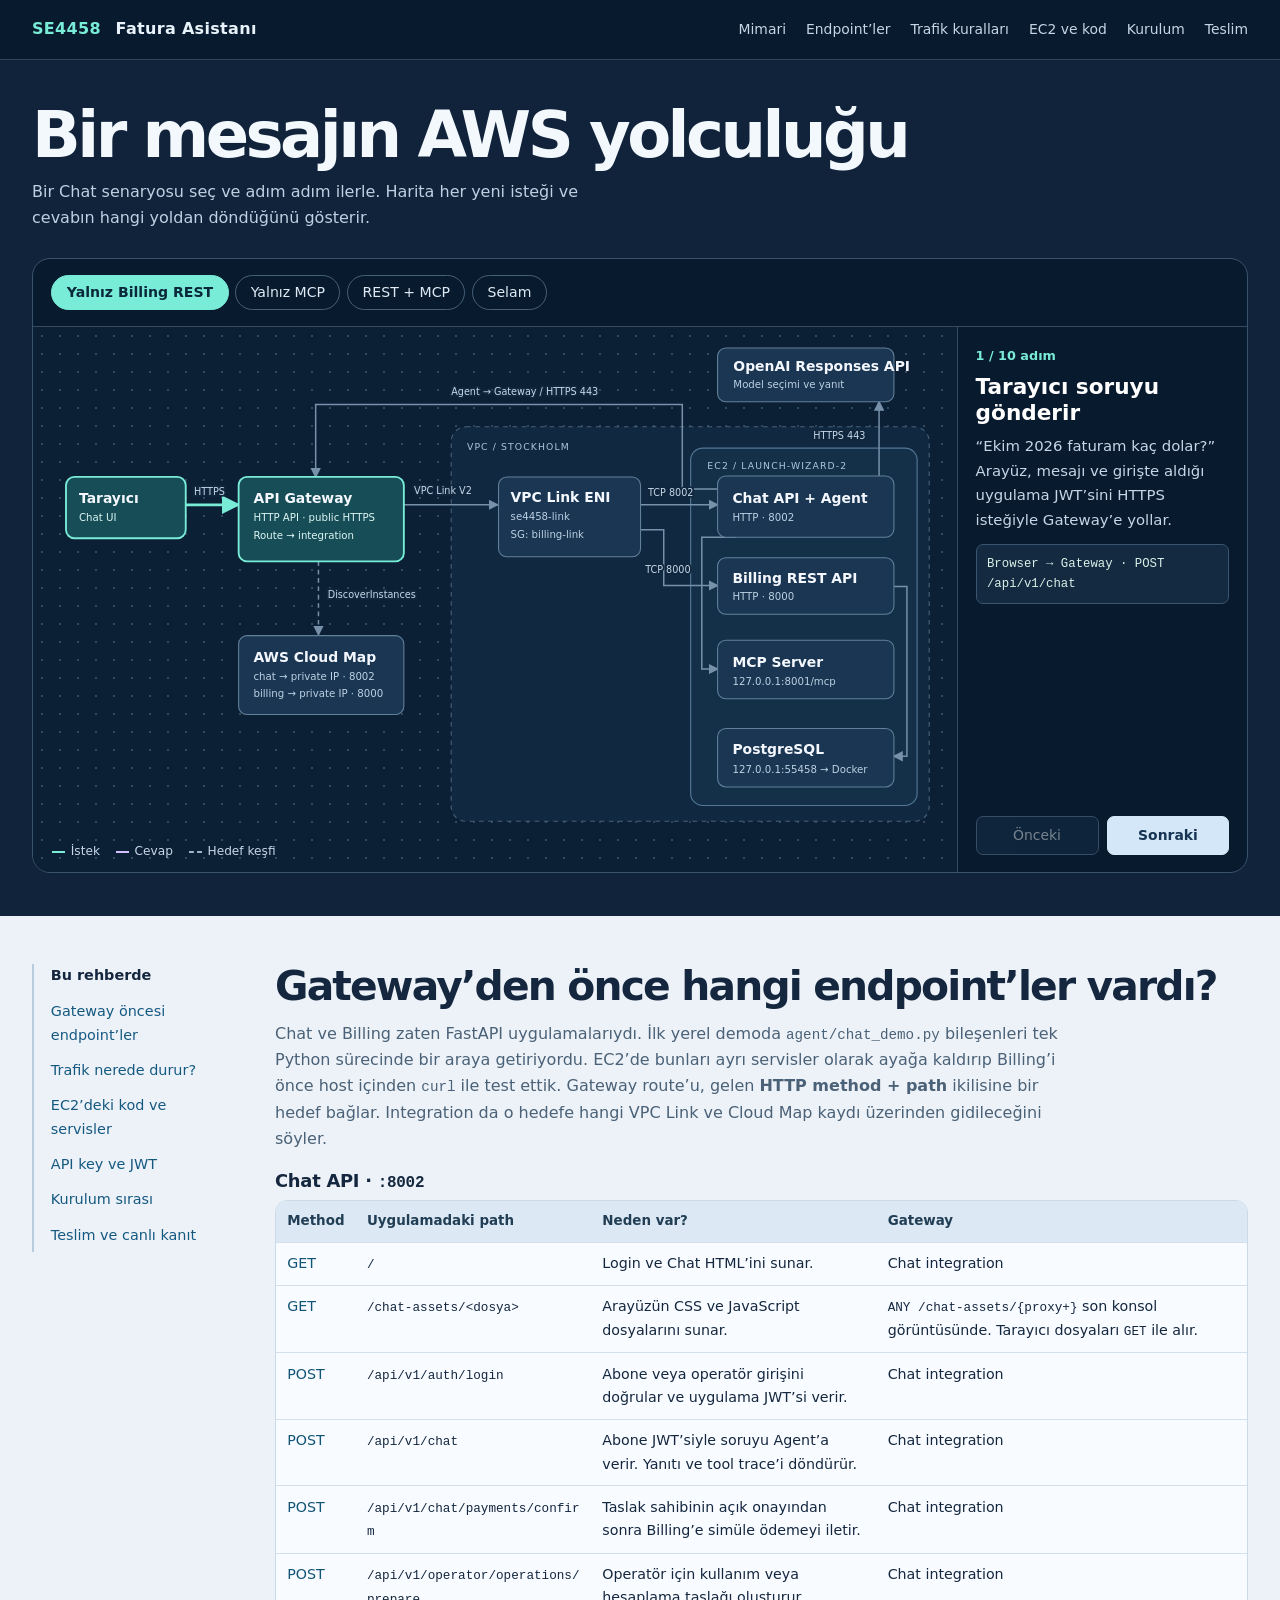
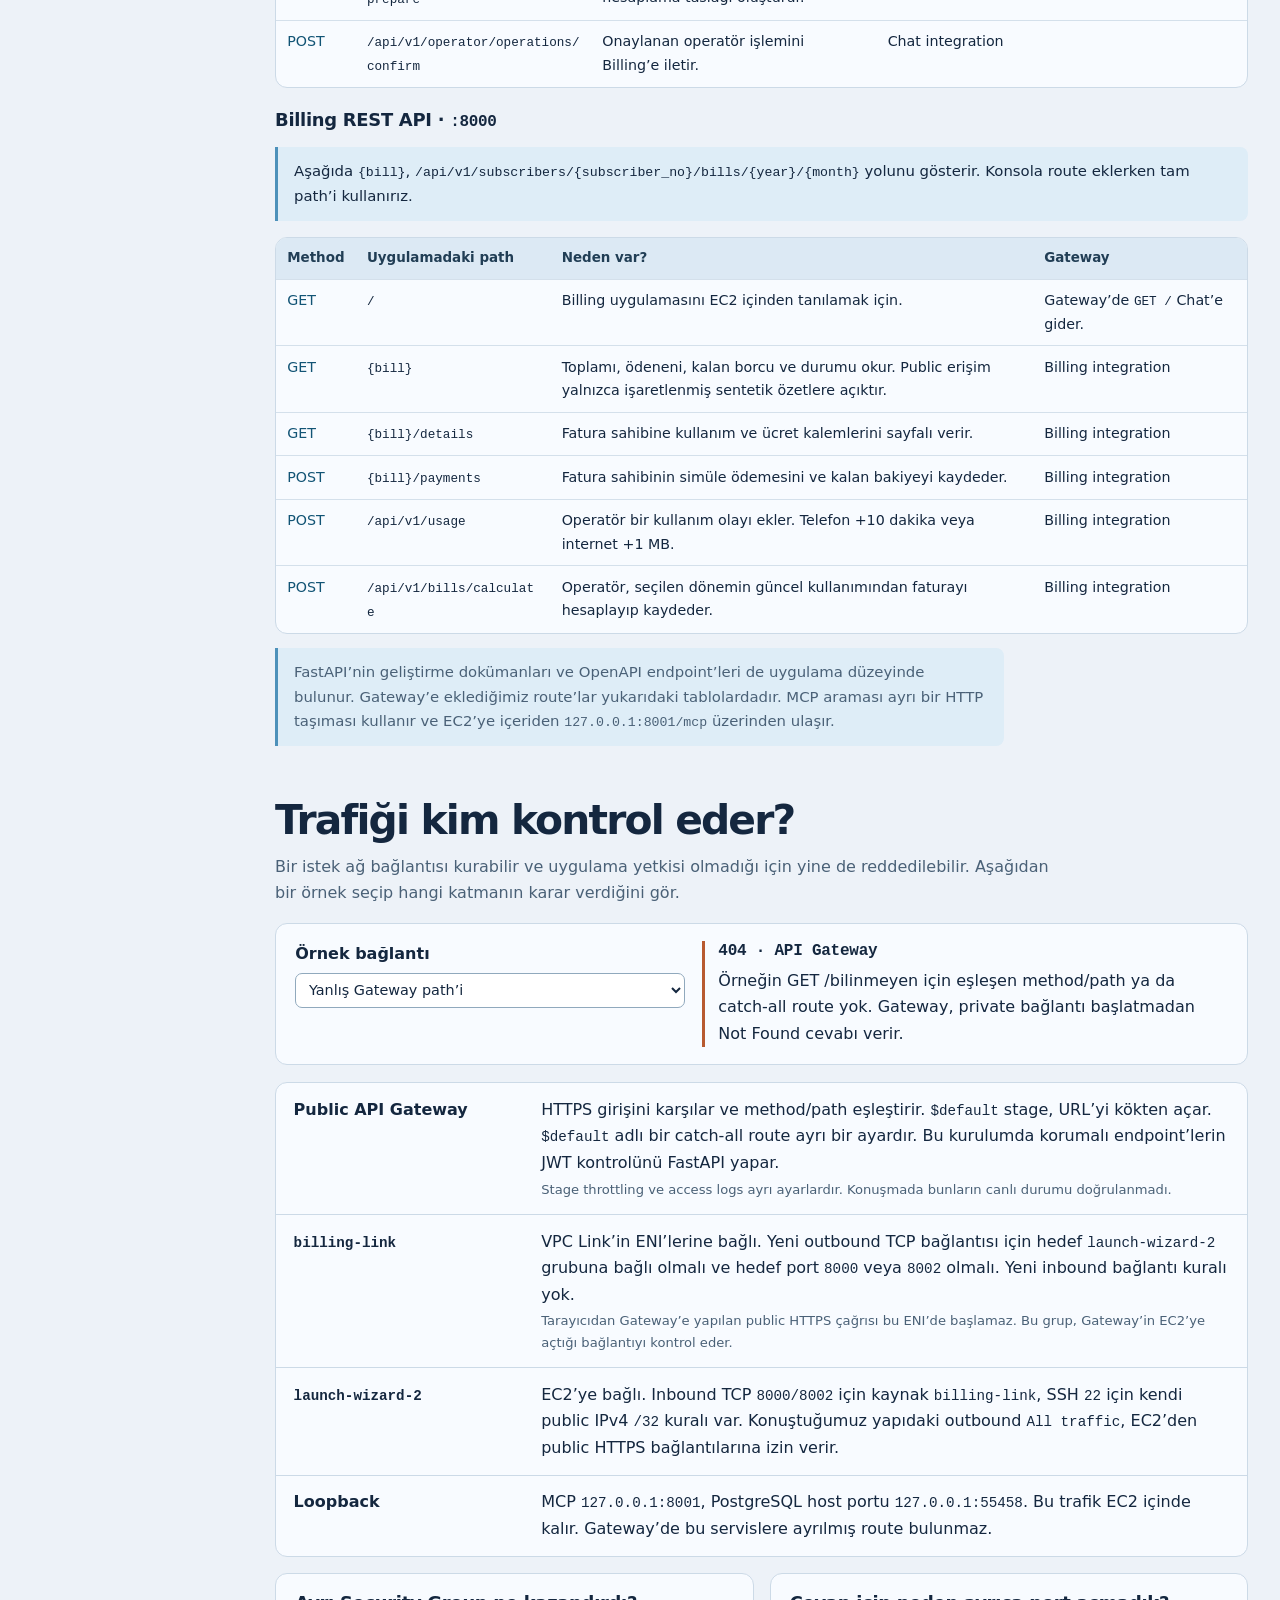
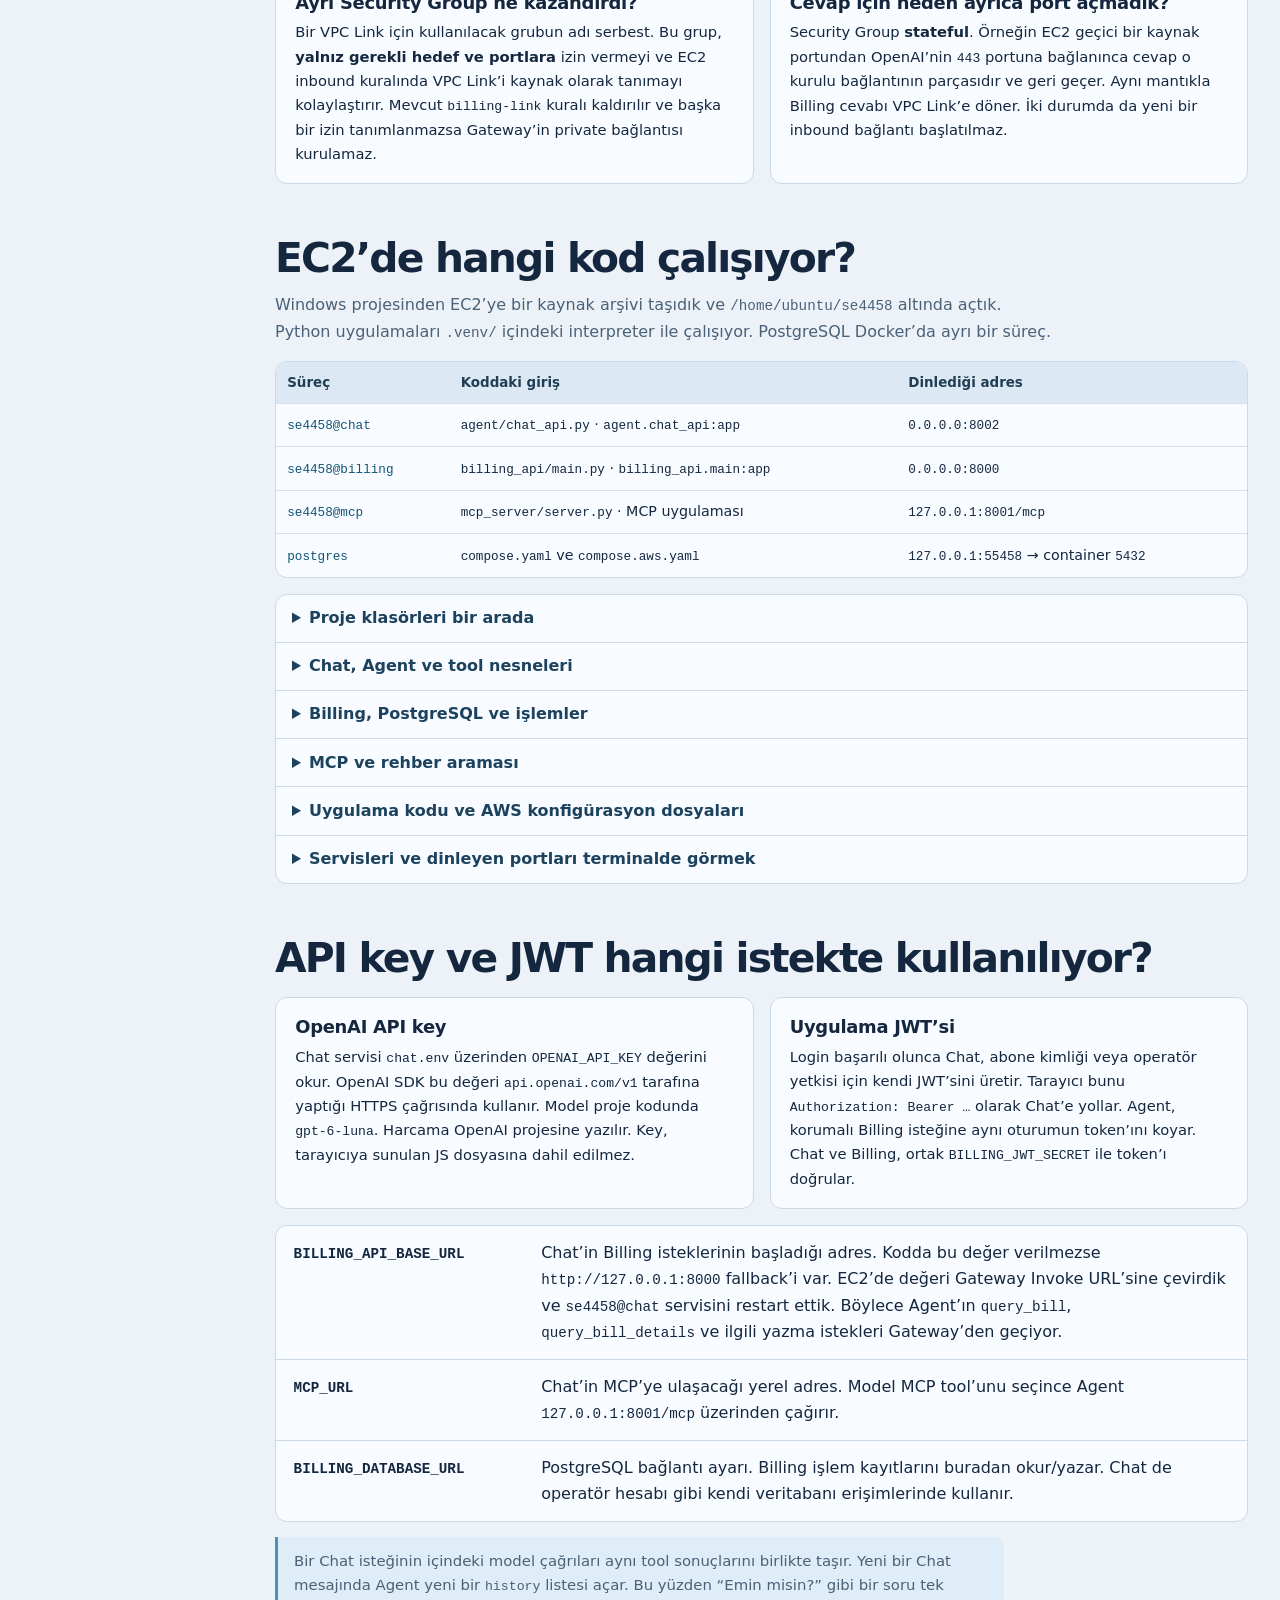
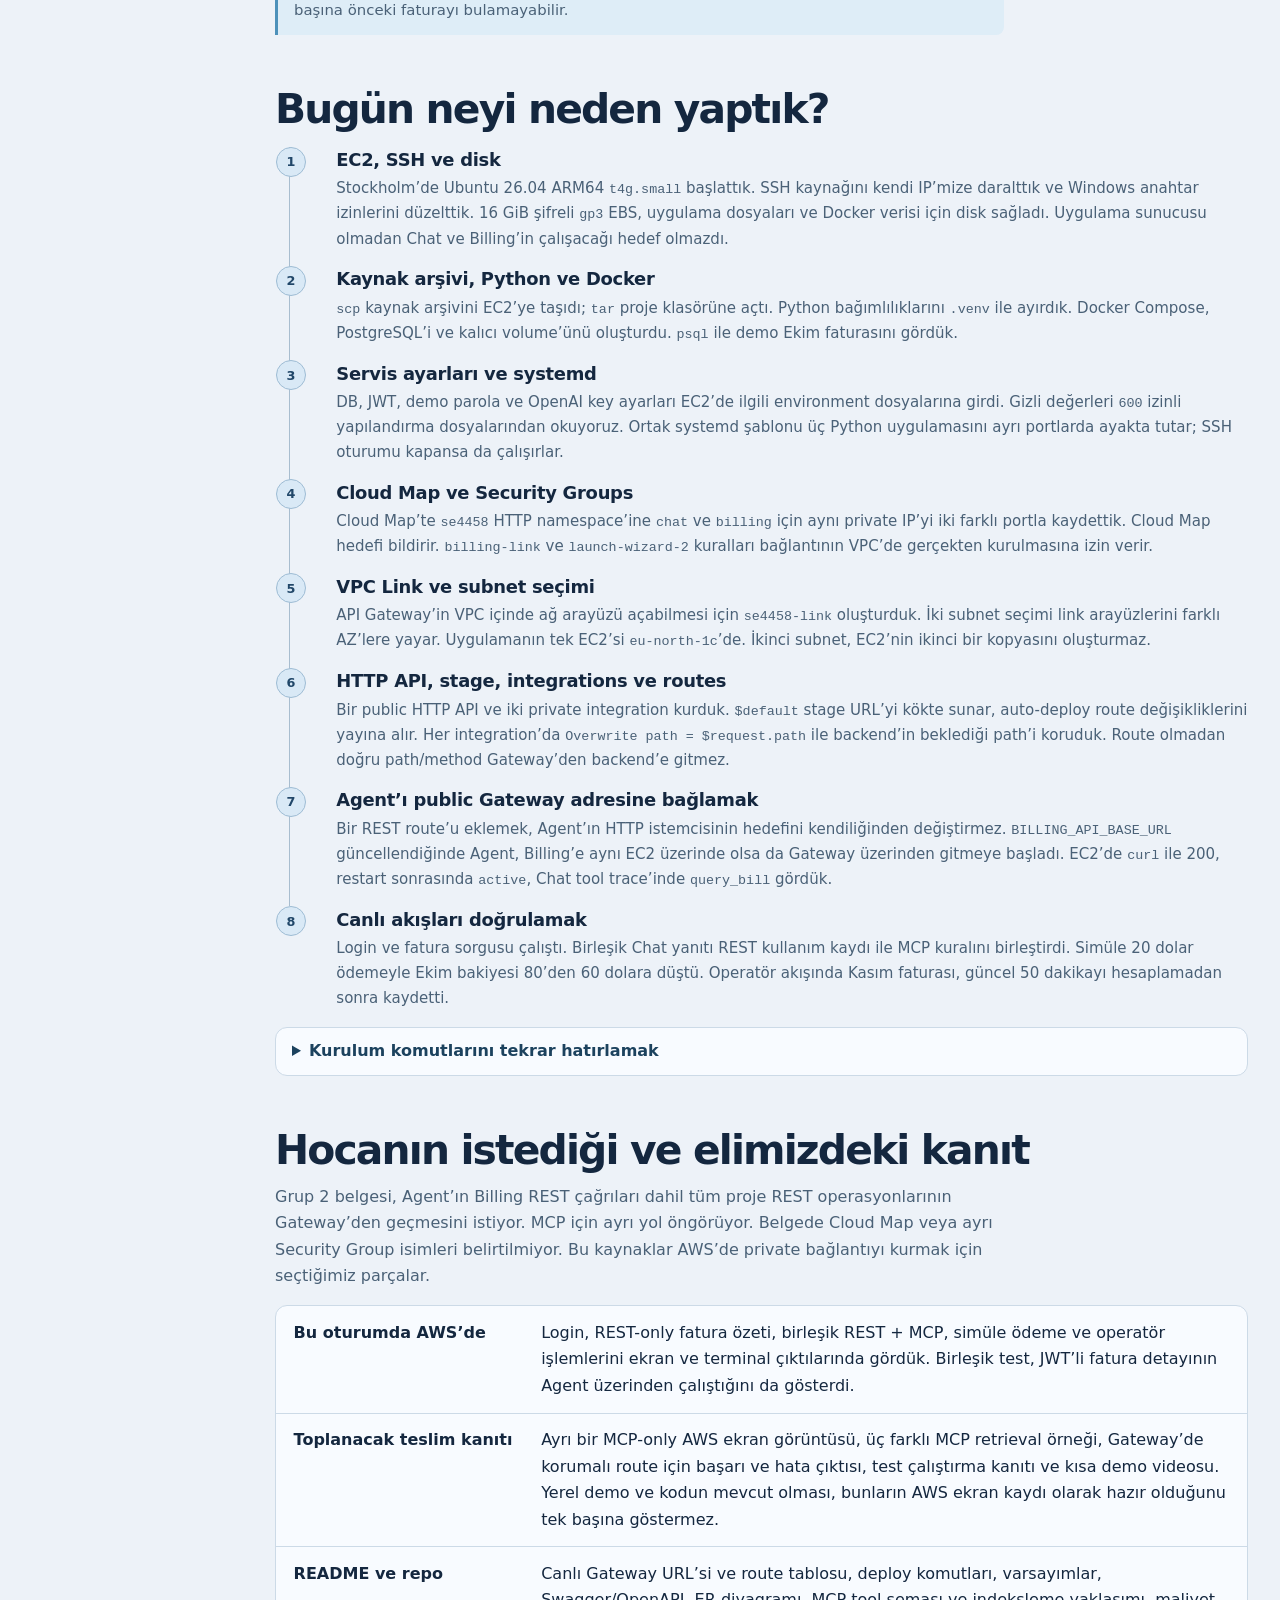
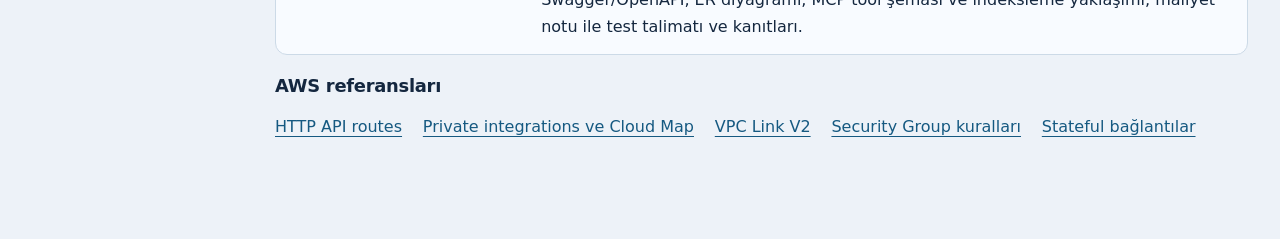
<file: docs/AWS_OGRENME_REHBERI.html>
<!doctype html>
<html lang="tr">
<head>
<meta charset="utf-8">
<meta name="viewport" content="width=device-width, initial-scale=1">
<meta name="color-scheme" content="light">
<link rel="icon" href="data:,">
<title>SE4458 — AWS öğrenme rehberi</title>
<style>
  :root { --paper:#edf2f8; --ink:#14273f; --quiet:#4a6177; --navy:#10233b; --deep:#081a2d; --line:#ccdae7; --cyan:#79ecd8; --violet:#d0bffa; --blue:#185a83; font: 16px/1.65 "Segoe UI", system-ui, sans-serif; color:var(--ink); background:var(--paper); }
  * { box-sizing:border-box } body { margin:0 } a { color:#155981; text-underline-offset:.25em } a:hover { color:#084264 } button, select { font:inherit } button { cursor:pointer } button:disabled { cursor:default } :focus-visible { outline:3px solid #3978b5; outline-offset:3px } h1,h2,h3,p { margin:0 } p + p { margin-top:.75em }
  code,pre,.mono { font-family:"Cascadia Code",Consolas,monospace } code { font-size:.89em; overflow-wrap:anywhere } pre { margin:.7rem 0 0; padding:.9rem 1rem; border-radius:8px; background:#e8eff6; color:#163d58; overflow:auto; font-size:.83rem; line-height:1.7 }
  .wrap { width:min(1260px,calc(100% - 64px)); margin:auto } .top { color:#e8f2fa; background:var(--deep); border-bottom:1px solid #30445a } .top .wrap { display:flex; gap:1.75rem; align-items:center; justify-content:space-between; min-height:59px; flex-wrap:wrap } .brand { font-weight:750; letter-spacing:.02em } .brand span { color:var(--cyan); margin-right:.55rem } .top nav { display:flex; flex-wrap:wrap; gap:.25rem 1.25rem } .top a { color:#c4d6e6; text-decoration:none; font-size:.87rem } .top a:hover { color:white; text-decoration:underline }
  .hero { background:var(--navy); padding:2.6rem 0 2.7rem; color:#f3f8fd } .hero h1 { font-size:clamp(2.15rem,5vw,4.25rem); letter-spacing:-.055em; line-height:1.04; font-weight:700; margin-bottom:.65rem } .hero > .wrap > p { color:#bed1e2; max-width:58ch } .simulator { margin-top:1.65rem; border:1px solid #3a536d; border-radius:18px; background:var(--deep); overflow:hidden }
  .scenarios { display:flex; flex-wrap:wrap; gap:.42rem; padding:1rem 1.15rem; border-bottom:1px solid #344b62 } .scenarios button { border:1px solid #456079; border-radius:100px; padding:.45rem .9rem; background:transparent; color:#e0eaf4; font-size:.88rem; line-height:1.35 } .scenarios button[aria-pressed=true] { background:var(--cyan); border-color:var(--cyan); color:#09293b; font-weight:700 }
  .sim-grid { display:grid; grid-template-columns:minmax(0,1fr) 290px } .map-col { min-width:0; background-color:#0c2035; background-image:radial-gradient(#33495d 1px,transparent 1px); background-size:18px 18px; padding:.45rem .45rem .7rem } .map-scroll { overflow-x:auto; scrollbar-color:#638098 #12273e } .map-scroll svg { display:block; width:100%; min-width:655px; height:auto } .map-hint { display:none; font-size:.8rem; color:#c5d7e8; padding:0 .65rem .35rem }
  .vpc-bound { fill:#102940; stroke:#45617a; stroke-width:1.2; stroke-dasharray:5 5 } .host-bound { fill:#143048; stroke:#547896; stroke-width:1.2 } .boundary-label { fill:#adc6dc; font-size:10px; letter-spacing:1.2px } .node rect { fill:#1a3652; stroke:#62809a; stroke-width:1.15 } .node text { fill:#f4f8fe; font-size:15px; font-weight:650 } .node .sub { fill:#bcd0e3; font-size:11px; font-weight:450 } .node.active rect { fill:#164d57; stroke:var(--cyan); stroke-width:2 } .node.active .sub { fill:#def6f4 }
  .wire { fill:none; stroke:#7891aa; stroke-width:1.6; marker-end:url(#arrow-idle) } .wire.meta { stroke-dasharray:5 4 } .wire.active { stroke:var(--cyan); stroke-width:2.9; marker-end:url(#arrow-active) } .wire.reply { stroke:var(--violet); stroke-width:2.9; marker-end:none; marker-start:url(#arrow-reply) } .wire-label { fill:#c6d8e8; font-size:10.4px; paint-order:stroke; stroke:#10273e; stroke-width:4px; stroke-linejoin:round }
  .legend { display:flex; flex-wrap:wrap; gap:.15rem 1rem; padding:0 .75rem; color:#c5d8e9; font-size:.76rem } .legend b { display:inline-block; width:13px; height:2px; vertical-align:middle; background:var(--cyan); margin-right:.35rem } .legend .return { background:var(--violet) } .legend .discovery { border-bottom:2px dashed #9fb5c9; background:none }
  .step { border-left:1px solid #344b62; padding:1.1rem; display:flex; flex-direction:column; justify-content:space-between; gap:1.2rem } .step-index { color:var(--cyan); font-size:.8rem; font-weight:650 } .step h2 { color:white; line-height:1.21; font-size:1.35rem; margin:.5rem 0 } .step p { font-size:.93rem; color:#c5d6e7 } .step code { display:block; margin-top:.75rem; color:#d9efe7; font-size:.77rem; border:1px solid #3a556f; border-radius:7px; background:#142a41; padding:.55rem .65rem } .step-controls { display:grid; grid-template-columns:1fr 1fr; gap:.5rem } .step-controls button { padding:.43rem; border:1px solid #6a859d; border-radius:7px; background:#15314b; color:#f1f6fb; font-size:.87rem } .step-controls button:last-child { background:#d4e7f8; color:#163452; border-color:#d4e7f8; font-weight:650 } .step-controls button:disabled { opacity:.48 }
  .docs { display:grid; grid-template-columns:195px minmax(0,1fr); gap:3rem; padding:3rem 0 4rem } .outline { position:sticky; top:1.4rem; align-self:start; display:grid; gap:.12rem; border-left:2px solid #b8ccde; padding-left:1.05rem } .outline strong { font-size:.9rem; margin-bottom:.3rem } .outline a { text-decoration:none; font-size:.9rem; padding:.3rem 0 } .outline a:hover { text-decoration:underline } .section { scroll-margin-top:1.2rem; margin-bottom:3.25rem } .section h2 { letter-spacing:-.045em; font-size:clamp(1.7rem,3.9vw,2.55rem); line-height:1.12; margin-bottom:.65rem } .section > p { margin-bottom:1rem; max-width:77ch; color:var(--quiet) } h3 { font-size:1.12rem; letter-spacing:-.015em; line-height:1.35; margin-bottom:.35rem }
  .surface { background:#f8fbff; border:1px solid var(--line); border-radius:12px; overflow:hidden } .surface-pad { padding:1.05rem 1.2rem } .pair { display:grid; grid-template-columns:1fr 1fr; gap:1rem; margin:1rem 0 } .pair p { font-size:.92rem } .explainer { border-left:3px solid #4d91ba; background:#deedf7; border-radius:0 8px 8px 0; padding:.75rem 1rem; margin:.9rem 0 1rem; font-size:.93rem } .list-rows { padding:0; margin:0; list-style:none } .list-rows > li { display:grid; grid-template-columns:minmax(125px, .68fr) minmax(0,2fr); gap:.85rem; padding:.85rem 1.1rem; border-top:1px solid var(--line) } .list-rows > li:first-child { border-top:0 } .list-rows small { display:block; color:var(--quiet); font-size:.82rem; margin-top:.15rem }
  .chapter + .chapter { margin-top:1.2rem } .table-wrap { overflow:auto } table { width:100%; border-collapse:collapse; font-size:.89rem; text-align:left } th,td { vertical-align:top; padding:.58rem .7rem; border-bottom:1px solid #d4e0eb } th { background:#dce9f4; font-size:.84rem; color:#213e55 } tr:last-child td { border-bottom:0 } td:first-child { color:#125475; min-width:4.5rem } td:nth-child(2) { min-width:12rem } table code { overflow-wrap:anywhere } .endpoint-table td:last-child { min-width:11rem }
  .gatebox { margin:.95rem 0 1.1rem; padding:1.05rem 1.2rem; display:grid; grid-template-columns:1fr 1.35fr; gap:1.05rem } .gatebox label { display:block; font-weight:700; margin-bottom:.35rem } .gatebox select { width:100%; padding:.48rem .55rem; border:1px solid #90a9bd; border-radius:7px; background:#fff; color:var(--ink); font-size:.9rem } .gate-result { border-left:3px solid #3a8b7c; padding-left:.85rem } .gate-result[data-status=blocked] { border-color:#b85a30 } .gate-result h3 { font-family:"Cascadia Code",Consolas,monospace; font-size:1rem }
  details { border-top:1px solid var(--line); padding:.65rem 1rem } details:first-child { border-top:0 } summary { cursor:pointer; font-weight:650; color:#1c425e } details p { font-size:.92rem; margin:.6rem 0 .25rem } .timeline { margin:.9rem 0 0; padding:0; list-style:none; counter-reset:stage } .timeline li { counter-increment:stage; position:relative; padding:0 0 .9rem 2.9rem; margin-left:.87rem; border-left:1px solid #a8bdcf } .timeline li::before { content:counter(stage); display:grid; place-items:center; position:absolute; inset:0 auto auto -.88rem; width:1.75rem; height:1.75rem; border-radius:50%; background:#d9e9f6; border:1px solid #9dbbd3; color:#214769; font-weight:700; font-size:.8rem } .timeline li:last-child { border-color:transparent; padding-bottom:0 } .timeline h3 { padding-top:.1rem; margin-bottom:.25rem } .timeline p { color:var(--quiet); font-size:.94rem } .source-links { display:flex; flex-wrap:wrap; gap:.25rem 1.3rem; padding-left:0; list-style:none }
  @media (max-width:1050px) { .sim-grid { grid-template-columns:minmax(0,1fr) } .step { border-left:0; border-top:1px solid #344b62; display:grid; grid-template-columns:minmax(0,1fr) 215px; align-items:end } }
  @media (max-width:770px) { .wrap { width:calc(100% - 32px) } .top .wrap { gap:.15rem; padding:.55rem 0 } .top nav { gap:0 1rem } .hero { padding:1.65rem 0 1.55rem } .docs { display:block; padding:1.65rem 0 2.2rem } .outline { position:static; display:flex; flex-wrap:wrap; gap:.08rem 1rem; margin-bottom:1.75rem } .outline strong { width:100% } .map-hint { display:block } .section { margin-bottom:2.5rem } }
  @media (max-width:490px) { .step,.pair,.gatebox { display:grid; grid-template-columns:1fr } .step { gap:.85rem } .scenarios { padding:.75rem; gap:.4rem } .scenarios button { padding:.42rem .6rem; min-height:39px } .list-rows > li { grid-template-columns:1fr; gap:.25rem } pre { font-size:.74rem } .timeline li { padding-left:1.75rem } }
  @media (max-width:770px) { .map-scroll svg { min-width:900px } }
</style>
</head>
<body>
<header class="top"><div class="wrap">
  <div class="brand"><span>SE4458</span> Fatura Asistanı</div>
  <nav aria-label="Bölümler"><a href="#akis">Mimari</a><a href="#endpointler">Endpoint’ler</a><a href="#ag">Trafik kuralları</a><a href="#ec2">EC2 ve kod</a><a href="#kurulum">Kurulum</a><a href="#teslim">Teslim</a></nav>
</div></header>
<main>
<section class="hero" id="akis" aria-labelledby="main-title"><div class="wrap">
  <h1 id="main-title">Bir mesajın AWS yolculuğu</h1>
  <p>Bir Chat senaryosu seç ve adım adım ilerle. Harita her yeni isteği ve cevabın hangi yoldan döndüğünü gösterir.</p>
  <div class="simulator">
    <div class="scenarios" role="group" aria-label="Chat senaryoları">
      <button type="button" data-scenario="rest" aria-pressed="true">Yalnız Billing REST</button>
      <button type="button" data-scenario="mcp" aria-pressed="false">Yalnız MCP</button>
      <button type="button" data-scenario="both" aria-pressed="false">REST + MCP</button>
      <button type="button" data-scenario="hello" aria-pressed="false">Selam</button>
    </div>
    <div class="sim-grid">
      <div class="map-col">
        <p class="map-hint">Haritanın tamamı için yatay kaydır.</p>
        <div class="map-scroll" tabindex="0" role="region" aria-label="AWS mimari haritası">
        <svg viewBox="0 0 980 546" role="img" aria-labelledby="map-title map-description">
          <title id="map-title">Fatura Asistanı’nın AWS mimarisi</title>
          <desc id="map-description">Tarayıcı public API Gateway’e, Gateway VPC Link üzerinden EC2’deki Chat veya Billing servisine bağlanır. Cloud Map hedef IP ve portu verir. Chat, Billing için aynı Gateway’e, MCP için loopback’e, model için OpenAI’ye bağlanır. Billing PostgreSQL’e bağlanır.</desc>
          <defs>
            <marker id="arrow-idle" markerWidth="7" markerHeight="7" refX="6" refY="3.5" orient="auto-start-reverse"><path d="M0 0 L7 3.5 L0 7Z" fill="#7891aa"/></marker>
            <marker id="arrow-active" markerWidth="7" markerHeight="7" refX="6" refY="3.5" orient="auto-start-reverse"><path d="M0 0 L7 3.5 L0 7Z" fill="#79ecd8"/></marker>
            <marker id="arrow-reply" markerWidth="7" markerHeight="7" refX="6" refY="3.5" orient="auto-start-reverse"><path d="M0 0 L7 3.5 L0 7Z" fill="#d0bffa"/></marker>
          </defs>
          <rect class="vpc-bound" x="443" y="100" width="515" height="425" rx="16"/>
          <text class="boundary-label" x="460" y="125">VPC / STOCKHOLM</text>
          <rect class="host-bound" x="701" y="123" width="244" height="385" rx="13"/>
          <text class="boundary-label" x="719" y="145">EC2 / LAUNCH-WIZARD-2</text>
          <path class="wire" data-wire="public" d="M157 184 H213"/>
          <path class="wire" data-wire="link" d="M392 184 H493"/>
          <path class="wire" data-wire="chat" d="M647 184 H730"/>
          <path class="wire" data-wire="billing" d="M647 211 H672 V271 H730"/>
          <path class="wire meta" data-wire="discovery" d="M300 245 V324"/>
          <path class="wire" data-wire="rest" d="M730 167 H692 V76 H297 V154"/>
          <path class="wire" data-wire="openai" d="M904 153 V73"/>
          <path class="wire" data-wire="mcp" d="M750 219 H713 V361 H730"/>
          <path class="wire" data-wire="db" d="M907 272 H934 V455 H920"/>
          <text class="wire-label" x="166" y="173">HTTPS</text>
          <text class="wire-label" x="403" y="172">VPC Link V2</text>
          <text class="wire-label" x="655" y="174">TCP 8002</text>
          <text class="wire-label" x="652" y="258">TCP 8000</text>
          <text class="wire-label" x="310" y="284">DiscoverInstances</text>
          <text class="wire-label" x="443" y="66">Agent → Gateway / HTTPS 443</text>
          <text class="wire-label" x="833" y="113">HTTPS 443</text>
          <g class="node" data-node="browser"><rect x="28" y="154" width="129" height="66" rx="9"/><text x="42" y="182">Tarayıcı</text><text class="sub" x="42" y="201">Chat UI</text></g>
          <g class="node" data-node="gateway"><rect x="214" y="154" width="178" height="91" rx="9"/><text x="230" y="182">API Gateway</text><text class="sub" x="230" y="201">HTTP API · public HTTPS</text><text class="sub" x="230" y="221">Route → integration</text></g>
          <g class="node" data-node="cloud"><rect x="214" y="325" width="178" height="85" rx="9"/><text x="230" y="353">AWS Cloud Map</text><text class="sub" x="230" y="373">chat → private IP · 8002</text><text class="sub" x="230" y="391">billing → private IP · 8000</text></g>
          <g class="node" data-node="link"><rect x="494" y="154" width="153" height="86" rx="9"/><text x="507" y="181">VPC Link ENI</text><text class="sub" x="507" y="200">se4458-link</text><text class="sub" x="507" y="220">SG: billing-link</text></g>
          <g class="node" data-node="openai"><rect x="730" y="15" width="190" height="58" rx="9"/><text x="747" y="40">OpenAI Responses API</text><text class="sub" x="747" y="58">Model seçimi ve yanıt</text></g>
          <g class="node" data-node="chat"><rect x="730" y="153" width="190" height="66" rx="9"/><text x="746" y="182">Chat API + Agent</text><text class="sub" x="746" y="201">HTTP · 8002</text></g>
          <g class="node" data-node="billing"><rect x="730" y="241" width="190" height="61" rx="9"/><text x="746" y="268">Billing REST API</text><text class="sub" x="746" y="287">HTTP · 8000</text></g>
          <g class="node" data-node="mcp"><rect x="730" y="330" width="190" height="63" rx="9"/><text x="746" y="359">MCP Server</text><text class="sub" x="746" y="378">127.0.0.1:8001/mcp</text></g>
          <g class="node" data-node="db"><rect x="730" y="425" width="190" height="63" rx="9"/><text x="746" y="453">PostgreSQL</text><text class="sub" x="746" y="473">127.0.0.1:55458 → Docker</text></g>
        </svg>
        </div>
        <div class="legend"><span><b></b>İstek</span><span><b class="return"></b>Cevap</span><span><b class="discovery"></b>Hedef keşfi</span></div>
      </div>
      <div class="step">
        <div id="step-content" aria-live="polite" aria-atomic="true">
          <div class="step-index" id="step-index"></div><h2 id="step-title">Chat isteği</h2><p id="step-description"></p><code id="step-packet"></code>
        </div>
        <div class="step-controls"><button id="prev" type="button">Önceki</button><button id="next" type="button">Sonraki</button></div>
      </div>
    </div>
  </div>
</div></section>

<div class="wrap docs">
<aside class="outline" aria-label="İçindekiler">
  <strong>Bu rehberde</strong>
  <a href="#endpointler">Gateway öncesi endpoint’ler</a><a href="#ag">Trafik nerede durur?</a><a href="#ec2">EC2’deki kod ve servisler</a><a href="#anahtar">API key ve JWT</a><a href="#kurulum">Kurulum sırası</a><a href="#teslim">Teslim ve canlı kanıt</a>
</aside>
<div>
<section class="section" id="endpointler">
  <h2>Gateway’den önce hangi endpoint’ler vardı?</h2>
  <p>Chat ve Billing zaten FastAPI uygulamalarıydı. İlk yerel demoda <code>agent/chat_demo.py</code> bileşenleri tek Python sürecinde bir araya getiriyordu. EC2’de bunları ayrı servisler olarak ayağa kaldırıp Billing’i önce host içinden <code>curl</code> ile test ettik. Gateway route’u, gelen <strong>HTTP method + path</strong> ikilisine bir hedef bağlar. Integration da o hedefe hangi VPC Link ve Cloud Map kaydı üzerinden gidileceğini söyler.</p>
  <div class="chapter"><h3>Chat API · <code>:8002</code></h3><div class="surface table-wrap"><table class="endpoint-table">
    <thead><tr><th scope="col">Method</th><th scope="col">Uygulamadaki path</th><th scope="col">Neden var?</th><th scope="col">Gateway</th></tr></thead>
    <tbody>
      <tr><td>GET</td><td><code>/</code></td><td>Login ve Chat HTML’ini sunar.</td><td>Chat integration</td></tr>
      <tr><td>GET</td><td><code>/chat-assets/&lt;dosya&gt;</code></td><td>Arayüzün CSS ve JavaScript dosyalarını sunar.</td><td><code>ANY /chat-assets/{proxy+}</code> son konsol görüntüsünde. Tarayıcı dosyaları <code>GET</code> ile alır.</td></tr>
      <tr><td>POST</td><td><code>/api/v1/auth/login</code></td><td>Abone veya operatör girişini doğrular ve uygulama JWT’si verir.</td><td>Chat integration</td></tr>
      <tr><td>POST</td><td><code>/api/v1/chat</code></td><td>Abone JWT’siyle soruyu Agent’a verir. Yanıtı ve tool trace’i döndürür.</td><td>Chat integration</td></tr>
      <tr><td>POST</td><td><code>/api/v1/chat/payments/confirm</code></td><td>Taslak sahibinin açık onayından sonra Billing’e simüle ödemeyi iletir.</td><td>Chat integration</td></tr>
      <tr><td>POST</td><td><code>/api/v1/operator/operations/prepare</code></td><td>Operatör için kullanım veya hesaplama taslağı oluşturur.</td><td>Chat integration</td></tr>
      <tr><td>POST</td><td><code>/api/v1/operator/operations/confirm</code></td><td>Onaylanan operatör işlemini Billing’e iletir.</td><td>Chat integration</td></tr>
    </tbody>
  </table></div></div>
  <div class="chapter"><h3>Billing REST API · <code>:8000</code></h3>
    <p class="explainer">Aşağıda <code>{bill}</code>, <code>/api/v1/subscribers/{subscriber_no}/bills/{year}/{month}</code> yolunu gösterir. Konsola route eklerken tam path’i kullanırız.</p>
    <div class="surface table-wrap"><table class="endpoint-table">
    <thead><tr><th scope="col">Method</th><th scope="col">Uygulamadaki path</th><th scope="col">Neden var?</th><th scope="col">Gateway</th></tr></thead>
    <tbody>
      <tr><td>GET</td><td><code>/</code></td><td>Billing uygulamasını EC2 içinden tanılamak için.</td><td>Gateway’de <code>GET /</code> Chat’e gider.</td></tr>
      <tr><td>GET</td><td><code>{bill}</code></td><td>Toplamı, ödeneni, kalan borcu ve durumu okur. Public erişim yalnızca işaretlenmiş sentetik özetlere açıktır.</td><td>Billing integration</td></tr>
      <tr><td>GET</td><td><code>{bill}/details</code></td><td>Fatura sahibine kullanım ve ücret kalemlerini sayfalı verir.</td><td>Billing integration</td></tr>
      <tr><td>POST</td><td><code>{bill}/payments</code></td><td>Fatura sahibinin simüle ödemesini ve kalan bakiyeyi kaydeder.</td><td>Billing integration</td></tr>
      <tr><td>POST</td><td><code>/api/v1/usage</code></td><td>Operatör bir kullanım olayı ekler. Telefon +10 dakika veya internet +1 MB.</td><td>Billing integration</td></tr>
      <tr><td>POST</td><td><code>/api/v1/bills/calculate</code></td><td>Operatör, seçilen dönemin güncel kullanımından faturayı hesaplayıp kaydeder.</td><td>Billing integration</td></tr>
    </tbody>
  </table></div></div>
  <p class="explainer">FastAPI’nin geliştirme dokümanları ve OpenAPI endpoint’leri de uygulama düzeyinde bulunur. Gateway’e eklediğimiz route’lar yukarıdaki tablolardadır. MCP araması ayrı bir HTTP taşıması kullanır ve EC2’ye içeriden <code>127.0.0.1:8001/mcp</code> üzerinden ulaşır.</p>
</section>

<section class="section" id="ag">
  <h2>Trafiği kim kontrol eder?</h2>
  <p>Bir istek ağ bağlantısı kurabilir ve uygulama yetkisi olmadığı için yine de reddedilebilir. Aşağıdan bir örnek seçip hangi katmanın karar verdiğini gör.</p>
  <div class="surface gatebox">
    <div><label for="traffic">Örnek bağlantı</label><select id="traffic">
      <option value="route">Yanlış Gateway path’i</option>
      <option value="nojwt">JWT’siz fatura detayı</option>
      <option value="forbidden">Abone JWT’siyle kullanım ekleme</option>
      <option value="direct">İnternetten EC2:8000</option>
      <option value="gateway">VPC Link → EC2:8002</option>
      <option value="ssh">Başka bir IP’den SSH</option>
      <option value="llm">OpenAI HTTPS cevabı</option>
      <option value="loopback">Agent → MCP / loopback</option>
      <option value="timeout">Backend zaman aşımı</option>
    </select></div>
    <div class="gate-result" id="gate-result" aria-live="polite"><h3 id="gate-title"></h3><p id="gate-text"></p></div>
  </div>
  <div class="surface"><ul class="list-rows">
    <li><strong>Public API Gateway</strong><div>HTTPS girişini karşılar ve method/path eşleştirir. <code>$default</code> stage, URL’yi kökten açar. <code>$default</code> adlı bir catch-all route ayrı bir ayardır. Bu kurulumda korumalı endpoint’lerin JWT kontrolünü FastAPI yapar. <small>Stage throttling ve access logs ayrı ayarlardır. Konuşmada bunların canlı durumu doğrulanmadı.</small></div></li>
    <li><strong><code>billing-link</code></strong><div>VPC Link’in ENI’lerine bağlı. Yeni outbound TCP bağlantısı için hedef <code>launch-wizard-2</code> grubuna bağlı olmalı ve hedef port <code>8000</code> veya <code>8002</code> olmalı. Yeni inbound bağlantı kuralı yok. <small>Tarayıcıdan Gateway’e yapılan public HTTPS çağrısı bu ENI’de başlamaz. Bu grup, Gateway’in EC2’ye açtığı bağlantıyı kontrol eder.</small></div></li>
    <li><strong><code>launch-wizard-2</code></strong><div>EC2’ye bağlı. Inbound TCP <code>8000/8002</code> için kaynak <code>billing-link</code>, SSH <code>22</code> için kendi public IPv4 <code>/32</code> kuralı var. Konuştuğumuz yapıdaki outbound <code>All traffic</code>, EC2’den public HTTPS bağlantılarına izin verir.</div></li>
    <li><strong>Loopback</strong><div>MCP <code>127.0.0.1:8001</code>, PostgreSQL host portu <code>127.0.0.1:55458</code>. Bu trafik EC2 içinde kalır. Gateway’de bu servislere ayrılmış route bulunmaz.</div></li>
  </ul></div>
  <div class="pair">
    <div class="surface surface-pad"><h3>Ayrı Security Group ne kazandırdı?</h3><p>Bir VPC Link için kullanılacak grubun adı serbest. Bu grup, <strong>yalnız gerekli hedef ve portlara</strong> izin vermeyi ve EC2 inbound kuralında VPC Link’i kaynak olarak tanımayı kolaylaştırır. Mevcut <code>billing-link</code> kuralı kaldırılır ve başka bir izin tanımlanmazsa Gateway’in private bağlantısı kurulamaz.</p></div>
    <div class="surface surface-pad"><h3>Cevap için neden ayrıca port açmadık?</h3><p>Security Group <strong>stateful</strong>. Örneğin EC2 geçici bir kaynak portundan OpenAI’nin <code>443</code> portuna bağlanınca cevap o kurulu bağlantının parçasıdır ve geri geçer. Aynı mantıkla Billing cevabı VPC Link’e döner. İki durumda da yeni bir inbound bağlantı başlatılmaz.</p></div>
  </div>
</section>

<section class="section" id="ec2">
  <h2>EC2’de hangi kod çalışıyor?</h2>
  <p>Windows projesinden EC2’ye bir kaynak arşivi taşıdık ve <code>/home/ubuntu/se4458</code> altında açtık. Python uygulamaları <code>.venv/</code> içindeki interpreter ile çalışıyor. PostgreSQL Docker’da ayrı bir süreç.</p>
  <div class="surface table-wrap"><table>
    <thead><tr><th scope="col">Süreç</th><th scope="col">Koddaki giriş</th><th scope="col">Dinlediği adres</th></tr></thead>
    <tbody>
      <tr><td><code>se4458@chat</code></td><td><code>agent/chat_api.py</code> · <code>agent.chat_api:app</code></td><td><code>0.0.0.0:8002</code></td></tr>
      <tr><td><code>se4458@billing</code></td><td><code>billing_api/main.py</code> · <code>billing_api.main:app</code></td><td><code>0.0.0.0:8000</code></td></tr>
      <tr><td><code>se4458@mcp</code></td><td><code>mcp_server/server.py</code> · MCP uygulaması</td><td><code>127.0.0.1:8001/mcp</code></td></tr>
      <tr><td><code>postgres</code></td><td><code>compose.yaml</code> ve <code>compose.aws.yaml</code></td><td><code>127.0.0.1:55458</code> → container <code>5432</code></td></tr>
    </tbody>
  </table></div>
  <div class="surface" style="margin-top:1rem">
    <details><summary>Proje klasörleri bir arada</summary><pre>/home/ubuntu/se4458/
├─ agent/          Chat API, Agent, Billing istemcisi, web UI
├─ billing_api/    REST route’ları, fiyatlandırma ve DB erişimi
├─ mcp_server/     MCP tool’u ve rehber araması
├─ .venv/          Python interpreter ve bağımlılıklar
├─ requirements.txt
├─ compose.yaml
└─ compose.aws.yaml

/home/ubuntu/.config/se4458/
├─ billing.env
├─ chat.env
└─ mcp.env</pre></details>
    <details><summary>Chat, Agent ve tool nesneleri</summary><p><code>agent/web/</code> tarayıcıdaki arayüz. <code>agent/chat_api.py</code> login, JWT ve Chat HTTP handler’larını çalıştırır. <code>agent/billing_agent.py</code> modele tool şemalarını sunar, modelin <code>function_call</code> çıktısını çalıştırır ve aynı <code>call_id</code> ile <code>function_call_output</code> gönderir. <code>agent/billing_client.py</code> REST isteklerinin path’ini ve yetki header’ını oluşturur. <code>agent/operator_api.py</code> operatör onay akışını yürütür.</p></details>
    <details><summary>Billing, PostgreSQL ve işlemler</summary><p><code>billing_api/routers/bills.py</code> versioned REST route’larını tanımlar. <code>billing_api/db/bills.py</code> aylık kullanım, hesaplanmış fatura ve ödeme kayıtlarını okur/yazar. <code>billing_api/services/pricing.py</code> blok fiyatlandırmasını hesaplar. Operatör hesabı PostgreSQL’e hash ile yazılır. Docker named volume veriyi tutar.</p></details>
    <details><summary>MCP ve rehber araması</summary><p><code>mcp_server/server.py</code>, <code>search_billing_documentation</code> tool’unu ve Streamable HTTP endpoint’ini açar. Rehber indeksi başlık ve bölüm metinlerini eşleştirir. Model, tool’un <code>query</code> değerini üretir. SDK oturumu başlatırken HTTP mesajı gönderebilir. <code>tools/call</code> yalnız arama tool’u seçilince gider.</p></details>
    <details><summary>Uygulama kodu ve AWS konfigürasyon dosyaları</summary><p><code>/etc/systemd/system/se4458@.service</code> ortak şablon. <code>se4458@chat</code> için <code>%i</code> değeri <code>chat</code> olur ve <code>/home/ubuntu/.config/se4458/chat.env</code> yüklenir. Billing ve MCP kendi dosyalarını okur. Tek Chat worker onay taslaklarını bellekte tutar. Restart sonrasında bekleyen taslak yeniden hazırlanır.</p></details>
    <details><summary>Servisleri ve dinleyen portları terminalde görmek</summary><pre>systemctl is-active se4458@chat se4458@billing se4458@mcp
ss -ltn
sudo journalctl -u se4458@chat -u se4458@billing -u se4458@mcp -n 80 --no-pager</pre><p><code>is-active</code> süreçleri kontrol eder. <code>ss -ltn</code> dinleyen TCP portlarını sayısal gösterir. <code>journalctl</code> seçilen servislerin son loglarını getirir. Billing ve Chat’i <code>0.0.0.0</code> üzerinde, MCP ve PostgreSQL’i <code>127.0.0.1</code> üzerinde görmeyi bekleriz.</p></details>
  </div>
</section>

<section class="section" id="anahtar">
  <h2>API key ve JWT hangi istekte kullanılıyor?</h2>
  <div class="pair">
    <div class="surface surface-pad"><h3>OpenAI API key</h3><p>Chat servisi <code>chat.env</code> üzerinden <code>OPENAI_API_KEY</code> değerini okur. OpenAI SDK bu değeri <code>api.openai.com/v1</code> tarafına yaptığı HTTPS çağrısında kullanır. Model proje kodunda <code>gpt-6-luna</code>. Harcama OpenAI projesine yazılır. Key, tarayıcıya sunulan JS dosyasına dahil edilmez.</p></div>
    <div class="surface surface-pad"><h3>Uygulama JWT’si</h3><p>Login başarılı olunca Chat, abone kimliği veya operatör yetkisi için kendi JWT’sini üretir. Tarayıcı bunu <code>Authorization: Bearer …</code> olarak Chat’e yollar. Agent, korumalı Billing isteğine aynı oturumun token’ını koyar. Chat ve Billing, ortak <code>BILLING_JWT_SECRET</code> ile token’ı doğrular.</p></div>
  </div>
  <div class="surface"><ul class="list-rows">
    <li><strong><code>BILLING_API_BASE_URL</code></strong><div>Chat’in Billing isteklerinin başladığı adres. Kodda bu değer verilmezse <code>http://127.0.0.1:8000</code> fallback’i var. EC2’de değeri Gateway Invoke URL’sine çevirdik ve <code>se4458@chat</code> servisini restart ettik. Böylece Agent’ın <code>query_bill</code>, <code>query_bill_details</code> ve ilgili yazma istekleri Gateway’den geçiyor.</div></li>
    <li><strong><code>MCP_URL</code></strong><div>Chat’in MCP’ye ulaşacağı yerel adres. Model MCP tool’unu seçince Agent <code>127.0.0.1:8001/mcp</code> üzerinden çağırır.</div></li>
    <li><strong><code>BILLING_DATABASE_URL</code></strong><div>PostgreSQL bağlantı ayarı. Billing işlem kayıtlarını buradan okur/yazar. Chat de operatör hesabı gibi kendi veritabanı erişimlerinde kullanır.</div></li>
  </ul></div>
  <p class="explainer">Bir Chat isteğinin içindeki model çağrıları aynı tool sonuçlarını birlikte taşır. Yeni bir Chat mesajında Agent yeni bir <code>history</code> listesi açar. Bu yüzden “Emin misin?” gibi bir soru tek başına önceki faturayı bulamayabilir.</p>
</section>

<section class="section" id="kurulum">
  <h2>Bugün neyi neden yaptık?</h2>
  <ol class="timeline">
    <li><h3>EC2, SSH ve disk</h3><p>Stockholm’de Ubuntu 26.04 ARM64 <code>t4g.small</code> başlattık. SSH kaynağını kendi IP’mize daralttık ve Windows anahtar izinlerini düzelttik. 16 GiB şifreli <code>gp3</code> EBS, uygulama dosyaları ve Docker verisi için disk sağladı. Uygulama sunucusu olmadan Chat ve Billing’in çalışacağı hedef olmazdı.</p></li>
    <li><h3>Kaynak arşivi, Python ve Docker</h3><p><code>scp</code> kaynak arşivini EC2’ye taşıdı; <code>tar</code> proje klasörüne açtı. Python bağımlılıklarını <code>.venv</code> ile ayırdık. Docker Compose, PostgreSQL’i ve kalıcı volume’ünü oluşturdu. <code>psql</code> ile demo Ekim faturasını gördük.</p></li>
    <li><h3>Servis ayarları ve systemd</h3><p>DB, JWT, demo parola ve OpenAI key ayarları EC2’de ilgili environment dosyalarına girdi. Gizli değerleri <code>600</code> izinli yapılandırma dosyalarından okuyoruz. Ortak systemd şablonu üç Python uygulamasını ayrı portlarda ayakta tutar; SSH oturumu kapansa da çalışırlar.</p></li>
    <li><h3>Cloud Map ve Security Groups</h3><p>Cloud Map’te <code>se4458</code> HTTP namespace’ine <code>chat</code> ve <code>billing</code> için aynı private IP’yi iki farklı portla kaydettik. Cloud Map hedefi bildirir. <code>billing-link</code> ve <code>launch-wizard-2</code> kuralları bağlantının VPC’de gerçekten kurulmasına izin verir.</p></li>
    <li><h3>VPC Link ve subnet seçimi</h3><p>API Gateway’in VPC içinde ağ arayüzü açabilmesi için <code>se4458-link</code> oluşturduk. İki subnet seçimi link arayüzlerini farklı AZ’lere yayar. Uygulamanın tek EC2’si <code>eu-north-1c</code>’de. İkinci subnet, EC2’nin ikinci bir kopyasını oluşturmaz.</p></li>
    <li><h3>HTTP API, stage, integrations ve routes</h3><p>Bir public HTTP API ve iki private integration kurduk. <code>$default</code> stage URL’yi kökte sunar, auto-deploy route değişikliklerini yayına alır. Her integration’da <code>Overwrite path = $request.path</code> ile backend’in beklediği path’i koruduk. Route olmadan doğru path/method Gateway’den backend’e gitmez.</p></li>
    <li><h3>Agent’ı public Gateway adresine bağlamak</h3><p>Bir REST route’u eklemek, Agent’ın HTTP istemcisinin hedefini kendiliğinden değiştirmez. <code>BILLING_API_BASE_URL</code> güncellendiğinde Agent, Billing’e aynı EC2 üzerinde olsa da Gateway üzerinden gitmeye başladı. EC2’de <code>curl</code> ile 200, restart sonrasında <code>active</code>, Chat tool trace’inde <code>query_bill</code> gördük.</p></li>
    <li><h3>Canlı akışları doğrulamak</h3><p>Login ve fatura sorgusu çalıştı. Birleşik Chat yanıtı REST kullanım kaydı ile MCP kuralını birleştirdi. Simüle 20 dolar ödemeyle Ekim bakiyesi 80’den 60 dolara düştü. Operatör akışında Kasım faturası, güncel 50 dakikayı hesaplamadan sonra kaydetti.</p></li>
  </ol>
  <div class="surface" style="margin-top:1rem"><details><summary>Kurulum komutlarını tekrar hatırlamak</summary><ul>
    <li><code>ssh -i</code> ve <code>scp -i</code> EC2’ye seçilen private key dosyasıyla bağlanır. Windows dosya izinleri fazla genişse OpenSSH key’i kullanmaz.</li>
    <li><code>apt-get update</code> paket listesini tazeler. Docker deposu ve GPG key, ARM64 Ubuntu için uygun Docker paketinin kaynağını ve imza kontrolünü tanımlar.</li>
    <li><code>docker compose -f … up -d --wait postgres</code> ayar dosyalarını birleştirir, PostgreSQL’i arka planda başlatır ve healthcheck sonucunu bekler.</li>
    <li><code>.venv/bin/python -m pip check</code> kurulu Python paketlerinin bağımlılık uyumunu kontrol eder. İlgili paketleri import etmek, interpreter’ın bu paketleri gerçekten bulduğunu gösterir.</li>
    <li><code>systemctl daemon-reload</code> unit tanımını tekrar okutur. <code>enable --now</code> servisleri şimdi ve sonraki açılışlarda başlatır. Env değişikliğinden sonra <code>restart</code>, servisin yeni değeri okumasını sağlar.</li>
    <li><code>curl -fsS</code> HTTP hatası olduğunda başarısız olur ve hatayı gösterir. Agent adresini değiştirmeden önce EC2’den Gateway üzerinden demo faturasını <code>200</code> ile almıştık.</li>
  </ul></details></div>
</section>

<section class="section" id="teslim">
  <h2>Hocanın istediği ve elimizdeki kanıt</h2>
  <p>Grup 2 belgesi, Agent’ın Billing REST çağrıları dahil tüm proje REST operasyonlarının Gateway’den geçmesini istiyor. MCP için ayrı yol öngörüyor. Belgede Cloud Map veya ayrı Security Group isimleri belirtilmiyor. Bu kaynaklar AWS’de private bağlantıyı kurmak için seçtiğimiz parçalar.</p>
  <div class="surface"><ul class="list-rows">
    <li><strong>Bu oturumda AWS’de</strong><div>Login, REST-only fatura özeti, birleşik REST + MCP, simüle ödeme ve operatör işlemlerini ekran ve terminal çıktılarında gördük. Birleşik test, JWT’li fatura detayının Agent üzerinden çalıştığını da gösterdi.</div></li>
    <li><strong>Toplanacak teslim kanıtı</strong><div>Ayrı bir MCP-only AWS ekran görüntüsü, üç farklı MCP retrieval örneği, Gateway’de korumalı route için başarı ve hata çıktısı, test çalıştırma kanıtı ve kısa demo videosu. Yerel demo ve kodun mevcut olması, bunların AWS ekran kaydı olarak hazır olduğunu tek başına göstermez.</div></li>
    <li><strong>README ve repo</strong><div>Canlı Gateway URL’si ve route tablosu, deploy komutları, varsayımlar, Swagger/OpenAPI, ER diyagramı, MCP tool şeması ve indeksleme yaklaşımı, maliyet notu ile test talimatı ve kanıtları.</div></li>
  </ul></div>
  <h3 style="margin-top:1.2rem">AWS referansları</h3>
  <ul class="source-links"><li><a href="https://docs.aws.amazon.com/apigateway/latest/developerguide/http-api-develop-routes.html">HTTP API routes</a></li><li><a href="https://docs.aws.amazon.com/apigateway/latest/developerguide/http-api-develop-integrations-private.html">Private integrations ve Cloud Map</a></li><li><a href="https://docs.aws.amazon.com/apigateway/latest/developerguide/apigateway-vpc-links-v2.html">VPC Link V2</a></li><li><a href="https://docs.aws.amazon.com/vpc/latest/userguide/security-group-rules.html">Security Group kuralları</a></li><li><a href="https://docs.aws.amazon.com/vpc/latest/userguide/vpc-security-groups.html">Stateful bağlantılar</a></li></ul>
</section>
</div>
</div>
</main>
<script>
  "use strict";
  const entry = (question) => ({
    title: "Tarayıcı soruyu gönderir",
    text: question + " Arayüz, mesajı ve girişte aldığı uygulama JWT’sini HTTPS isteğiyle Gateway’e yollar.",
    packet: "Browser → Gateway · POST /api/v1/chat",
    nodes: ["browser", "gateway"], wires: ["public"]
  });
  const dispatch = {
    title: "Gateway, Chat’i bulur",
    text: "Route Chat integration’ı seçer. Gateway, Cloud Map’ten hedef private IP ve 8002 portunu keşfeder ve private HTTP isteğini se4458-link üzerinden gönderir. Chat, abonenin JWT’sini doğrular.",
    packet: "Gateway → VPC Link → Chat · TCP 8002",
    nodes: ["gateway", "cloud", "link", "chat"], wires: ["discovery", "link", "chat"]
  };
  const initialize = {
    title: "Chat MCP oturumunu açar",
    text: "Kod, Agent döngüsünden önce MCP SDK oturumuna giriyor. SDK yerel MCP sunucusuyla initialize mesajlaşmasını yapar. Rehber araması için modelin ayrıca tool istemesi gerekir.",
    packet: "Chat → 127.0.0.1:8001/mcp · initialize",
    nodes: ["chat", "mcp"], wires: ["mcp"]
  };
  const model = (decision) => ({
    title: "Model bir sonraki işi seçer",
    text: "Agent, soruyu ve tanımlı tool şemalarını OpenAI Responses API’ye yollar. " + decision,
    packet: "Chat / Agent → api.openai.com:443",
    nodes: ["chat", "openai"], wires: ["openai"]
  });
  const rest = (detail) => ({
    title: "Agent, aynı Gateway’i tekrar çağırır",
    text: "Agent bir Billing HTTP isteği başlatır. Hedefi BILLING_API_BASE_URL belirler. Bu kez route, billing integration’ı seçer ve VPC Link üzerinden EC2’nin 8000 portuna gönderir.",
    packet: "GET /api/v1/subscribers/A001/bills/2026/10" + (detail ? "/details" : ""),
    nodes: ["chat", "gateway", "cloud", "link", "billing"], wires: ["rest", "discovery", "link", "billing"]
  });
  const records = (detail) => ({
    title: "Billing, kayıtları okur",
    text: detail ? "Billing JWT ile fatura sahipliğini kontrol eder ve PostgreSQL’den kullanım/ücret detaylarını okur. Örnekte kayıtlı internet kullanımı 35 GB." : "Billing PostgreSQL’den kayıtlı Ekim faturasını okur. Örneğin toplam 80 dolar. Kalan bakiye, yapılan ödemeye göre değişir.",
    packet: "Billing → PostgreSQL · 127.0.0.1:55458",
    nodes: ["billing", "db"], wires: ["db"]
  });
  const restReturn = {
    title: "Fatura verisi Agent’a döner",
    text: "Billing’in HTTP yanıtı VPC Link ve Gateway üzerinden, ikinci isteği başlatan Agent’a döner. Agent tool sonucunu call_id ile modelin bir sonraki çağrısına ekler.",
    packet: "Billing → VPC Link → Gateway → Agent",
    nodes: ["billing", "link", "gateway", "chat"], reverse: ["billing", "link", "rest"]
  };
  const guide = (reframe) => ({
    title: "Agent rehber tool’unu çağırır",
    text: reframe ? "İlk tool sonucundan sonra Agent modele tekrar gider. Model fiyat kuralı için search_billing_documentation ister. Agent bu tool’u aynı EC2’deki MCP sunucusunda çalıştırır." : "Model search_billing_documentation için bir query üretir. Agent bu sorguyla yerel MCP sunucusuna tool çağrısı gönderir. Sunucu rehber indeksinden ilgili bölümleri bulur.",
    packet: "Agent → MCP · tools/call · search_billing_documentation",
    nodes: reframe ? ["openai", "chat", "mcp"] : ["chat", "mcp"], wires: reframe ? ["openai", "mcp"] : ["mcp"]
  });
  const guideReturn = {
    title: "Rehber alıntısı Agent’a döner",
    text: "MCP, §3.1 ve §3.2 gibi eşleşen bölümleri Agent’a verir. Agent bu sonuçları ilgili call_id ile modele iletir. Rehber, abonenin canlı fatura ve ödeme kaydını okumaz.",
    packet: "MCP → Agent · pasajlar ve bölüm numaraları",
    nodes: ["mcp", "chat"], reverse: ["mcp"]
  };
  const sendResults = {
    title: "Agent tool sonucunu modele iletir",
    text: "Agent, önceki model çıktısını ve tool sonucunu aynı Chat isteğinin geçmişinde taşır. Model, function_call_output içindeki call_id ile tool sonucunun hangi çağrıya ait olduğunu bilir.",
    packet: "Agent → OpenAI · function_call_output + call_id",
    nodes: ["chat", "openai"], wires: ["openai"]
  };
  const answer = (text) => ({
    title: "Model yanıtı hazırlar",
    text, packet: "OpenAI → Chat / Agent · output_text",
    nodes: ["openai", "chat"], reverse: ["openai"]
  });
  const finish = {
    title: "Tarayıcı yanıtı gösterir",
    text: "Chat, ilk POST isteğine yanıtı ve tool trace’i döndürür. Bu cevap Gateway’den tarayıcıya ulaşır. Tool trace çalıştırılan araçları gösterir.",
    packet: "Chat → VPC Link → Gateway → Browser",
    nodes: ["chat", "link", "gateway", "browser"], reverse: ["chat", "link", "public"]
  };
  const journeys = {
    rest: [entry("“Ekim 2026 faturam kaç dolar?”"), dispatch, initialize, model("Bu soru kayıtlı tutarı istiyor. Model örnekte query_bill aracını seçiyor."), rest(false), records(false), restReturn, sendResults, answer("Model kayıtlı 80 dolarlık toplamı ve API’den dönen güncel bakiyeyi açıklar."), finish],
    mcp: [entry("“20 GB paketimi 1 GB geçersem ne kadar ek ücret öderim?”"), dispatch, initialize, model("Bu soru bir fiyat kuralını soruyor. Model rehber arama aracını seçebilir."), guide(false), guideReturn, sendResults, answer("§3.2’ye göre başlayan her 10 GB’lık ek blok 10 dolar. 1 GB aşım da bir ek blok olarak ücretlenir."), finish],
    both: [entry("“Ekim 2026’da paketimi kaç GB aştım ve internet neden 70 dolar?”"), dispatch, initialize, model("Örnek canlı tool trace’te model önce query_bill_details ile gerçek kullanımı istedi."), rest(true), records(true), restReturn, sendResults, guide(true), guideReturn, sendResults, answer("Model iki kaynağı birleştirir. 35 GB kullanım − 20 GB dahil = 15 GB aşım. İki ek blok, 50 + 20 = 70 dolar. Ücret kuralı §3.1–3.2."), finish],
    hello: [entry("“Selam”"), dispatch, initialize, model("Model selamı yanıtlamak için bir function_call üretmeyebilir."), answer("Model örneğin “Selam! Nasıl yardımcı olabilirim?” yanıtını döndürür. Fatura sorgusu ve rehber arama tool’u çalışmadığı için Tool trace boş kalır."), finish]
  };
  const verdicts = {
    route: ["blocked", "404 · API Gateway", "Örneğin GET /bilinmeyen için eşleşen method/path ya da catch-all route yok. Gateway, private bağlantı başlatmadan Not Found cevabı verir."],
    nojwt: ["blocked", "401 · Billing FastAPI", "Fatura detay route’u doğru ve private bağlantı kurulabilir. Billing, eksik veya geçersiz uygulama JWT’si nedeniyle isteği reddeder."],
    forbidden: ["blocked", "403 · Billing FastAPI", "JWT geçerli olabilir. Abone oturumunda billing:write scope’u bulunmadığı için POST /api/v1/usage reddedilir."],
    direct: ["blocked", "TCP engellenir · EC2 Security Group", "EC2’nin 8000 portunda kaynak billing-link olmalı. İnternetten gelen bağlantı bu kaynağa ait olmadığı için FastAPI’ye ulaşmaz ve uygulama HTTP cevabı oluşmaz."],
    gateway: ["allowed", "TCP izinli · İki Security Group", "VPC Link ENI’si billing-link’e bağlı. Outbound hedef EC2, inbound kaynak ENI grubu. Private TCP 8002 bağlantısı kurulabilir, ardından Chat kendi HTTP kontrollerini yapar."],
    ssh: ["blocked", "TCP engellenir · EC2 Security Group", "Inbound 22 kuralı seçtiğimiz public IPv4 /32 adresine izin verir. Farklı bir kaynaktan gelen yeni SSH bağlantısı bu kurala uymaz."],
    llm: ["allowed", "Cevap izinli · Stateful bağlantı", "EC2 bağlantıyı OpenAI’nin hedef 443 portuna outbound olarak başlatır. OpenAI cevabı EC2’nin geçici kaynak portuna kurulu bağlantı üzerinden döner."],
    loopback: ["allowed", "Yerel trafik · EC2 loopback", "Agent, 127.0.0.1:8001 üzerinden aynı makinedeki MCP sunucusuna bağlanır. VPC Link’in ENI’si ve public API route’u bu yol üzerinde yer almaz."],
    timeout: ["blocked", "504 olabilir · Gateway timeout", "Method/path doğru olsa da Gateway integration süresi içinde yanıt alamayabilir. Bu vakayı route eşleşmesi ve auth hatasından ayırmak için Chat ve Gateway loglarını karşılaştırırız."]
  };
  const scenarioButtons = Array.from(document.querySelectorAll("[data-scenario]"));
  const nodes = Array.from(document.querySelectorAll("[data-node]"));
  const wires = Array.from(document.querySelectorAll("[data-wire]"));
  const prev = document.getElementById("prev");
  const next = document.getElementById("next");
  const stepIndex = document.getElementById("step-index");
  const stepTitle = document.getElementById("step-title");
  const stepDescription = document.getElementById("step-description");
  const stepPacket = document.getElementById("step-packet");
  let scenario = "rest";
  let index = 0;
  function renderStep() {
    const sequence = journeys[scenario];
    const step = sequence[index];
    stepIndex.textContent = (index + 1) + " / " + sequence.length + " adım";
    stepTitle.textContent = step.title;
    stepDescription.textContent = step.text;
    stepPacket.textContent = step.packet;
    prev.disabled = index === 0;
    next.disabled = index === sequence.length - 1;
    for (const button of scenarioButtons) button.setAttribute("aria-pressed", String(button.dataset.scenario === scenario));
    for (const node of nodes) node.classList.toggle("active", step.nodes.includes(node.dataset.node));
    for (const wire of wires) {
      wire.classList.toggle("active", (step.wires ?? []).includes(wire.dataset.wire));
      wire.classList.toggle("reply", (step.reverse ?? []).includes(wire.dataset.wire));
    }
  }
  for (const button of scenarioButtons) button.addEventListener("click", () => { scenario = button.dataset.scenario; index = 0; renderStep(); });
  prev.addEventListener("click", () => { index -= 1; renderStep(); });
  next.addEventListener("click", () => { index += 1; renderStep(); });
  const traffic = document.getElementById("traffic");
  const gateResult = document.getElementById("gate-result");
  const gateTitle = document.getElementById("gate-title");
  const gateText = document.getElementById("gate-text");
  function renderVerdict() {
    const [status, title, text] = verdicts[traffic.value];
    gateResult.dataset.status = status;
    gateTitle.textContent = title;
    gateText.textContent = text;
  }
  traffic.addEventListener("change", renderVerdict);
  renderStep();
  renderVerdict();
</script>
</body>
</html>
</file>
